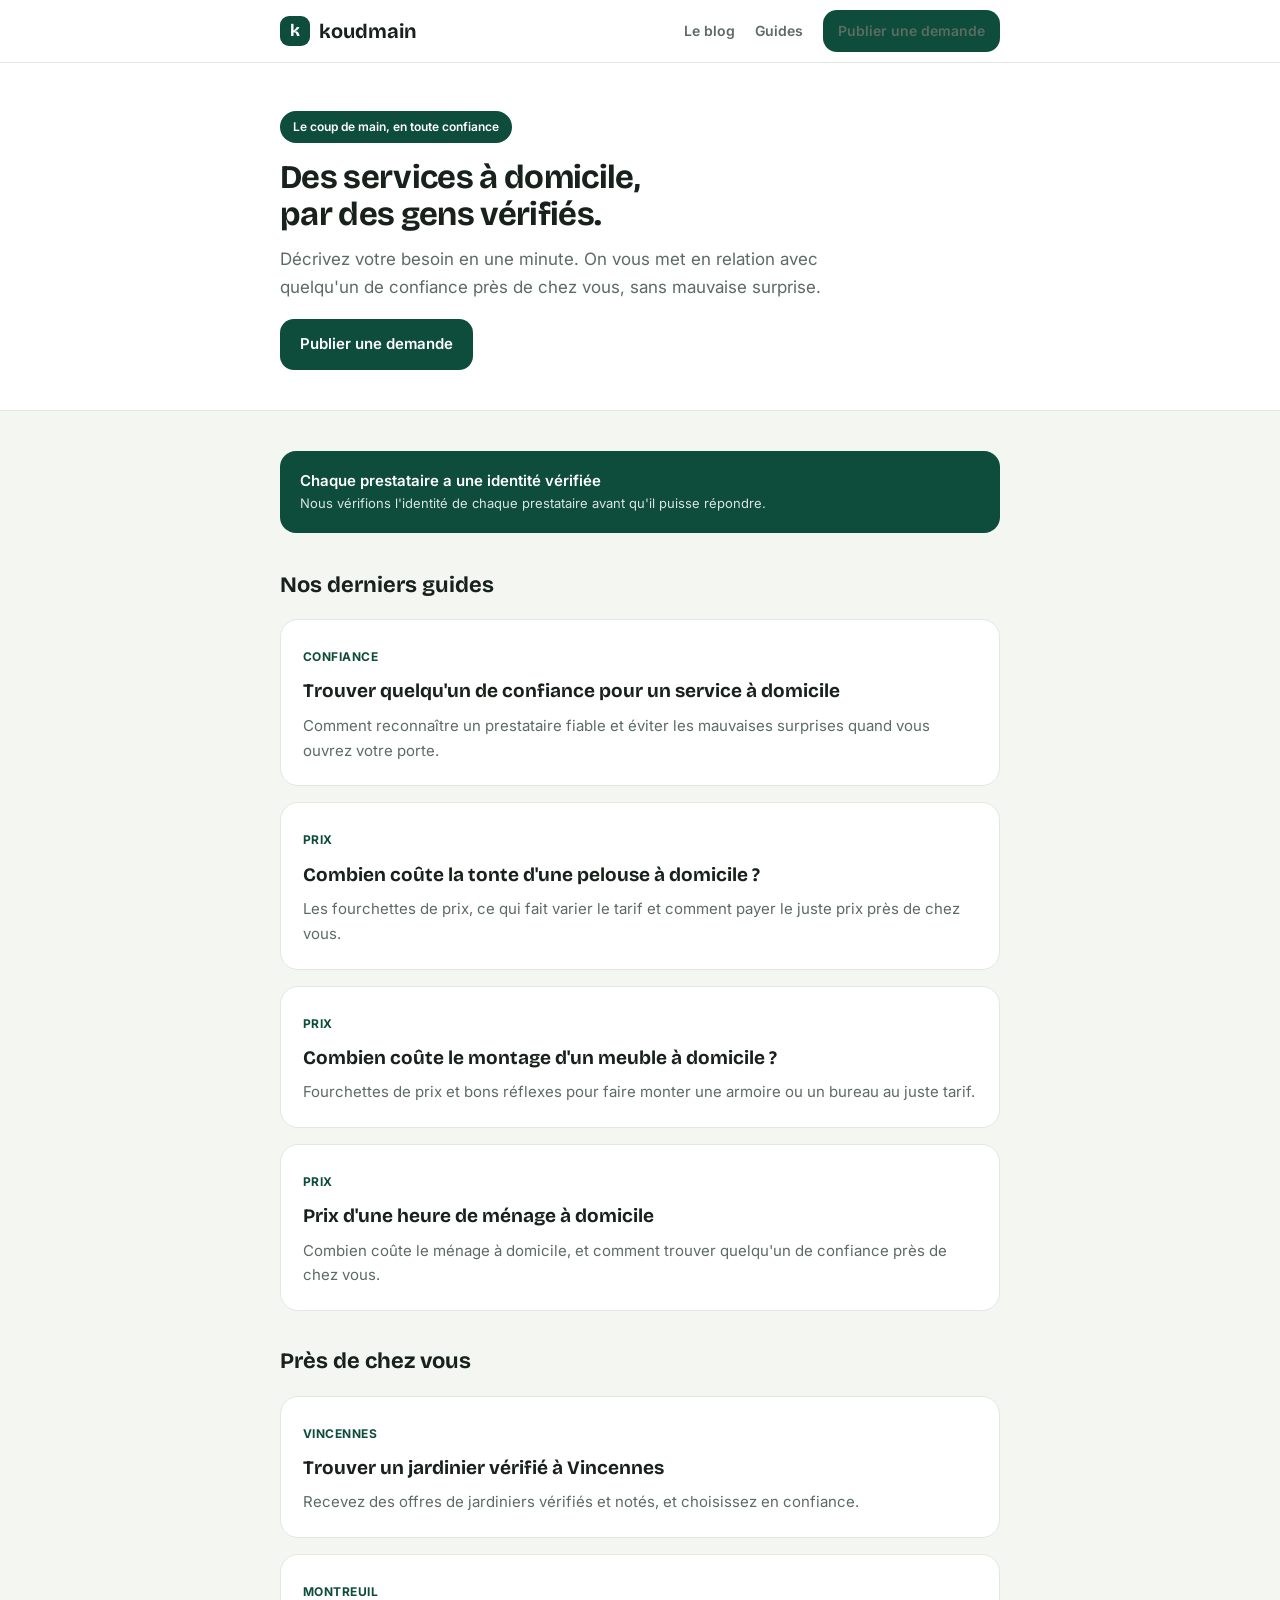
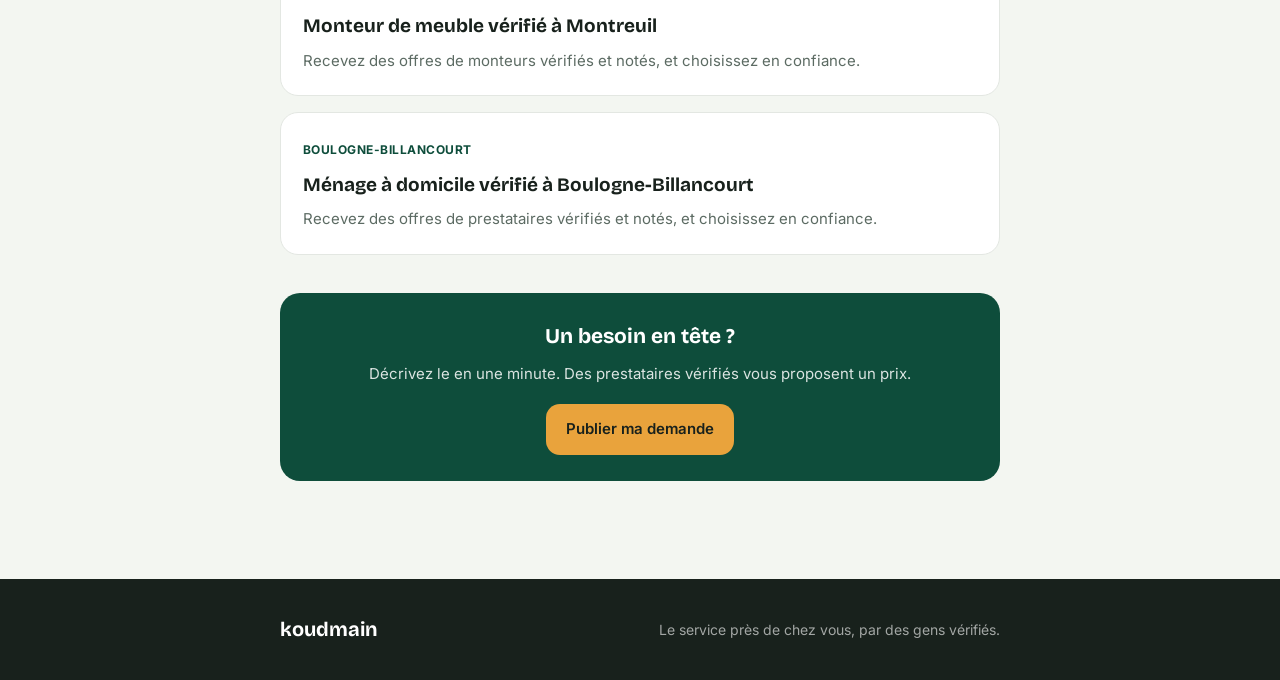
<file: index.html>
<!DOCTYPE html>
<html lang="fr">
<head>
<meta charset="utf-8">
<meta name="viewport" content="width=device-width, initial-scale=1">
<title>Koudmain, le blog des services à domicile vérifiés</title>
<meta name="description" content="Conseils, prix et bons réflexes pour trouver un prestataire vérifié près de chez vous. Publiez votre demande et recevez des offres.">
<link rel="canonical" href="https://koudmain.app/">
<meta property="og:type" content="website">
<meta property="og:title" content="Koudmain, le blog des services à domicile vérifiés">
<meta property="og:description" content="Conseils, prix et bons réflexes pour trouver un prestataire vérifié près de chez vous.">
<meta property="og:url" content="https://koudmain.app/">
<meta name="twitter:card" content="summary_large_image">
<link rel="preconnect" href="https://fonts.googleapis.com">
<link rel="preconnect" href="https://fonts.gstatic.com" crossorigin>
<link href="https://fonts.googleapis.com/css2?family=Bricolage+Grotesque:opsz,wght@12..96,600;12..96,700&family=Inter:wght@400;500;600;700&display=swap" rel="stylesheet">
<link rel="stylesheet" href="assets/style.css">
</head>
<body>
<header class="site">
  <div class="wrap">
    <a class="logo" href="index.html"><span class="mark">k</span><span class="name">koudmain</span></a>
    <nav class="nav">
      <a href="index.html">Le blog</a>
      <a href="guides/service-a-domicile-de-confiance.html">Guides</a>
      <a class="btn" href="/demande.html">Publier une demande</a>
    </nav>
  </div>
</header>

<section class="hero">
  <div class="wrap">
    <span class="pill">Le coup de main, en toute confiance</span>
    <h1 class="disp">Des services à domicile,<br>par des gens vérifiés.</h1>
    <p>Décrivez votre besoin en une minute. On vous met en relation avec quelqu'un de confiance près de chez vous, sans mauvaise surprise.</p>
    <a class="btn" href="/demande.html" style="margin-top:18px">Publier une demande</a>
  </div>
</section>

<main>
  <div class="wrap">
    <div class="trust">
      <div>
        <div class="t">Chaque prestataire a une identité vérifiée</div>
        <div class="s">Nous vérifions l'identité de chaque prestataire avant qu'il puisse répondre.</div>
      </div>
    </div>

    <h2 class="section-title" style="margin-top:34px">Nos derniers guides</h2>
    <div class="grid">
      <a class="card" href="guides/service-a-domicile-de-confiance.html">
        <span class="tag">Confiance</span>
        <h3>Trouver quelqu'un de confiance pour un service à domicile</h3>
        <p>Comment reconnaître un prestataire fiable et éviter les mauvaises surprises quand vous ouvrez votre porte.</p>
      </a>
      <a class="card" href="guides/prix-tonte-pelouse.html">
        <span class="tag">Prix</span>
        <h3>Combien coûte la tonte d'une pelouse à domicile ?</h3>
        <p>Les fourchettes de prix, ce qui fait varier le tarif et comment payer le juste prix près de chez vous.</p>
      </a>
      <a class="card" href="guides/prix-montage-meuble.html">
        <span class="tag">Prix</span>
        <h3>Combien coûte le montage d'un meuble à domicile ?</h3>
        <p>Fourchettes de prix et bons réflexes pour faire monter une armoire ou un bureau au juste tarif.</p>
      </a>
      <a class="card" href="guides/prix-menage-domicile.html">
        <span class="tag">Prix</span>
        <h3>Prix d'une heure de ménage à domicile</h3>
        <p>Combien coûte le ménage à domicile, et comment trouver quelqu'un de confiance près de chez vous.</p>
      </a>
    </div>

    <h2 class="section-title" style="margin-top:32px">Près de chez vous</h2>
    <div class="grid">
      <a class="card" href="services/vincennes/jardinier.html">
        <span class="tag">Vincennes</span>
        <h3>Trouver un jardinier vérifié à Vincennes</h3>
        <p>Recevez des offres de jardiniers vérifiés et notés, et choisissez en confiance.</p>
      </a>
      <a class="card" href="services/montreuil/montage-meuble.html">
        <span class="tag">Montreuil</span>
        <h3>Monteur de meuble vérifié à Montreuil</h3>
        <p>Recevez des offres de monteurs vérifiés et notés, et choisissez en confiance.</p>
      </a>
      <a class="card" href="services/boulogne-billancourt/menage.html">
        <span class="tag">Boulogne-Billancourt</span>
        <h3>Ménage à domicile vérifié à Boulogne-Billancourt</h3>
        <p>Recevez des offres de prestataires vérifiés et notés, et choisissez en confiance.</p>
      </a>
    </div>

    <div class="cta">
      <h3>Un besoin en tête ?</h3>
      <p>Décrivez le en une minute. Des prestataires vérifiés vous proposent un prix.</p>
      <a class="btn honey" href="/demande.html">Publier ma demande</a>
    </div>
  </div>
</main>

<footer class="site">
  <div class="wrap">
    <div><span class="logo" style="color:#fff"><span class="name">koudmain</span></span></div>
    <div class="muted">Le service près de chez vous, par des gens vérifiés.</div>
  </div>
</footer>
</body>
</html>
</file>
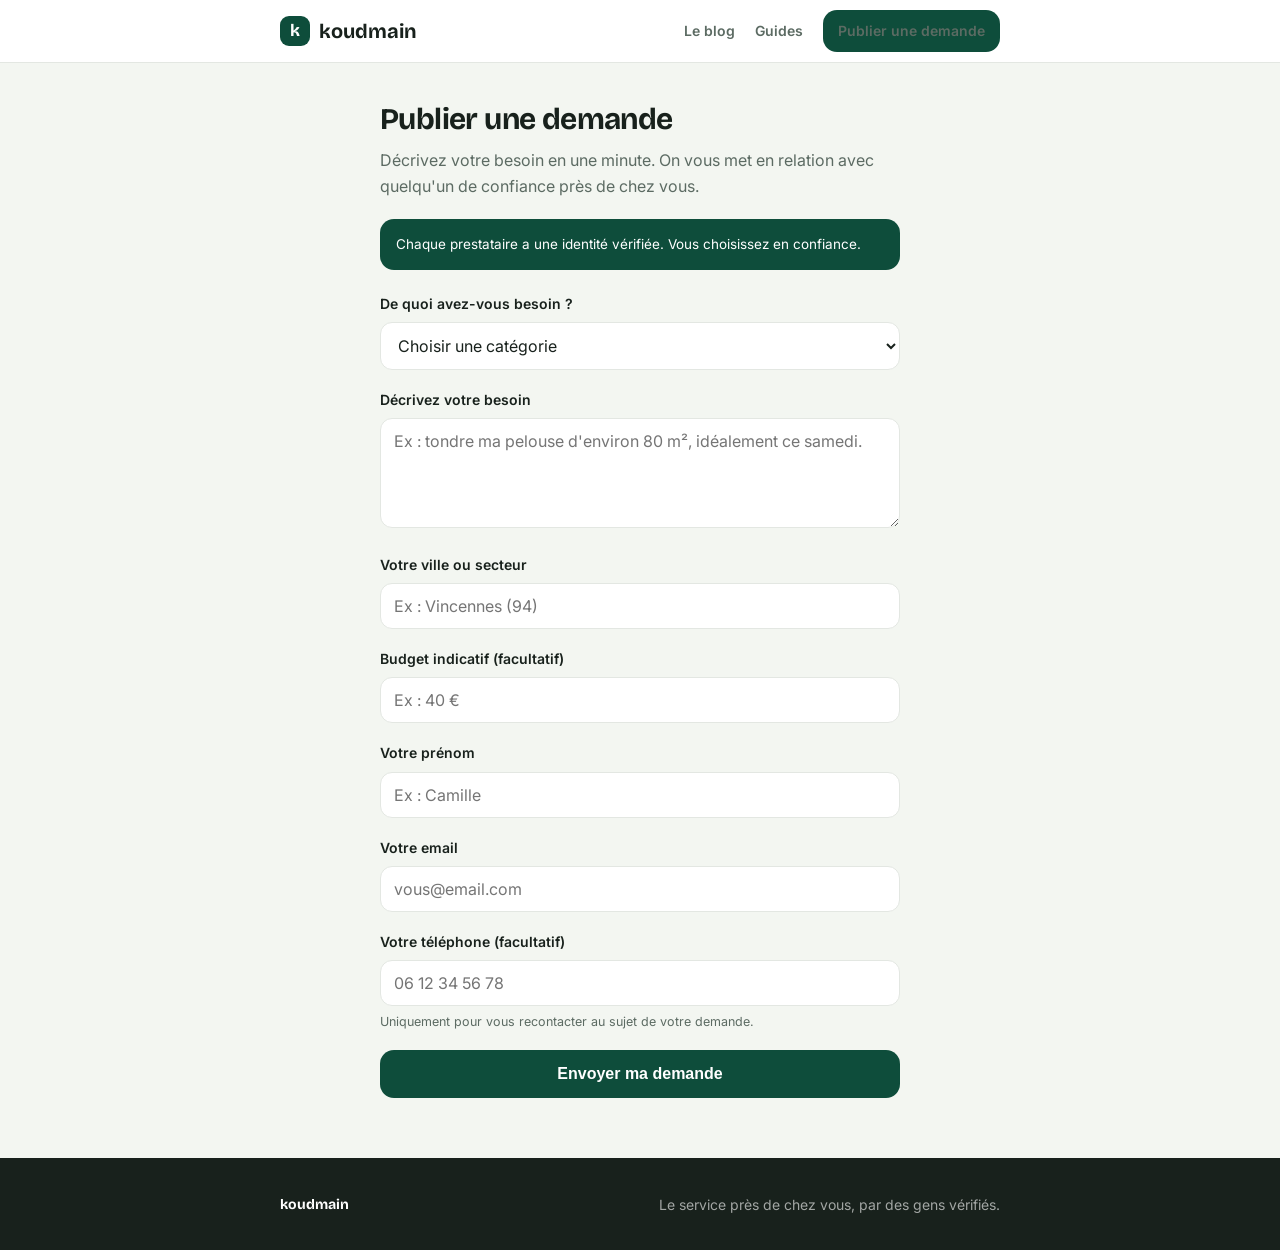
<file: demande.html>
<!DOCTYPE html>
<html lang="fr">
<head>
<meta charset="utf-8">
<meta name="viewport" content="width=device-width, initial-scale=1">
<title>Publier une demande de service près de chez vous</title>
<meta name="description" content="Décrivez votre besoin en une minute. Un coup de main de confiance près de chez vous, par des gens vérifiés.">
<link rel="canonical" href="https://koudmain.app/demande.html">
<meta property="og:type" content="website">
<meta property="og:title" content="Publier une demande de service près de chez vous">
<meta property="og:description" content="Décrivez votre besoin en une minute, on s'occupe du reste.">
<meta property="og:url" content="https://koudmain.app/demande.html">
<meta name="twitter:card" content="summary_large_image">
<link rel="preconnect" href="https://fonts.googleapis.com">
<link rel="preconnect" href="https://fonts.gstatic.com" crossorigin>
<link href="https://fonts.googleapis.com/css2?family=Bricolage+Grotesque:opsz,wght@12..96,600;12..96,700&family=Inter:wght@400;500;600;700&display=swap" rel="stylesheet">
<link rel="stylesheet" href="assets/style.css">
<style>
.form-wrap{max-width:560px}
.field{margin-bottom:18px}
.field label{display:block;font-size:14px;font-weight:600;color:var(--ink);margin-bottom:7px}
.field input,.field select,.field textarea{width:100%;border:1.5px solid var(--line);border-radius:12px;padding:12px 13px;font-size:16px;font-family:inherit;color:var(--ink);background:var(--surface);outline:none}
.field input:focus,.field select:focus,.field textarea:focus{border-color:var(--pine)}
.field textarea{min-height:110px;resize:vertical}
.field .hint{font-size:12.5px;color:var(--muted);margin-top:6px}
.submit{width:100%;background:var(--pine);color:#fff;border:none;border-radius:14px;padding:15px;font-size:16px;font-weight:600;cursor:pointer}
.submit:hover{filter:brightness(1.05)}
.hp{position:absolute;left:-9999px}
.reassure{display:flex;gap:10px;align-items:center;background:var(--pine);color:#fff;border-radius:14px;padding:14px 16px;margin-bottom:22px;font-size:13.5px}
</style>
</head>
<body>
<header class="site">
<div class="wrap">
<a class="logo" href="index.html"><span class="mark">k</span><span class="name">koudmain</span></a>
<nav class="nav">
<a href="index.html">Le blog</a>
<a href="guides/service-a-domicile-de-confiance.html">Guides</a>
<a class="btn" href="/demande.html">Publier une demande</a>
</nav>
</div>
</header>

<main>
<div class="wrap form-wrap">
<h1 class="disp" style="font-size:30px;margin:6px 0 10px">Publier une demande</h1>
<p style="color:var(--muted);font-size:16px;margin:0 0 20px">Décrivez votre besoin en une minute. On vous met en relation avec quelqu'un de confiance près de chez vous.</p>

<div class="reassure"><span>Chaque prestataire a une identité vérifiée. Vous choisissez en confiance.</span></div>

<form id="demandeForm" name="demande" method="POST" action="/merci.html" data-netlify="true" netlify-honeypot="bot-field">
<input type="hidden" name="form-name" value="demande">
<p class="hp"><label>Ne pas remplir : <input name="bot-field"></label></p>

<div class="field">
<label for="categorie">De quoi avez-vous besoin ?</label>
<select id="categorie" name="categorie" required>
<option value="">Choisir une catégorie</option>
<option>Jardinage</option>
<option>Bricolage</option>
<option>Ménage</option>
<option>Déménagement</option>
<option>Réparation</option>
<option>Entretien auto</option>
<option>Ongles et soins</option>
<option>Autre</option>
</select>
</div>

<div class="field">
<label for="description">Décrivez votre besoin</label>
<textarea id="description" name="description" placeholder="Ex : tondre ma pelouse d'environ 80 m², idéalement ce samedi." required></textarea>
</div>

<div class="field">
<label for="ville">Votre ville ou secteur</label>
<input id="ville" name="ville" type="text" placeholder="Ex : Vincennes (94)" required>
</div>

<div class="field">
<label for="budget">Budget indicatif (facultatif)</label>
<input id="budget" name="budget" type="text" placeholder="Ex : 40 €">
</div>

<div class="field">
<label for="prenom">Votre prénom</label>
<input id="prenom" name="prenom" type="text" placeholder="Ex : Camille" required>
</div>

<div class="field">
<label for="email">Votre email</label>
<input id="email" name="email" type="email" placeholder="vous@email.com" required>
</div>

<div class="field">
<label for="telephone">Votre téléphone (facultatif)</label>
<input id="telephone" name="telephone" type="tel" placeholder="06 12 34 56 78">
<div class="hint">Uniquement pour vous recontacter au sujet de votre demande.</div>
</div>

<button type="submit" class="submit">Envoyer ma demande</button>
</form>
</div>
</main>

<footer class="site">
<div class="wrap">
<div><span class="name" style="font-family:'Bricolage Grotesque',sans-serif;font-weight:700">koudmain</span></div>
<div class="muted">Le service près de chez vous, par des gens vérifiés.</div>
</div>
</footer>
<script>
const SUPABASE_URL = "https://ymbxmfgqzuewdhsrrbsn.supabase.co";
const SUPABASE_KEY = "sb_publishable_Pkk9pCdw4UJhiBHwoPYCZQ_VsHzaiqT";
const kdForm = document.getElementById("demandeForm");
kdForm.addEventListener("submit", async function (e) {
  e.preventDefault();
  const btn = kdForm.querySelector("button[type=submit]");
  if (btn) { btn.disabled = true; btn.textContent = "Envoi en cours..."; }
  const d = Object.fromEntries(new FormData(kdForm).entries());
  const demande = { categorie: d.categorie || null, description: d.description || null, ville: d.ville || null, budget: d.budget || null, prenom: d.prenom || null, email: d.email || null, telephone: d.telephone || null, source: "site" };
  try {
    await fetch(SUPABASE_URL + "/rest/v1/demandes", { method: "POST", headers: { "apikey": SUPABASE_KEY, "Content-Type": "application/json", "Prefer": "return=minimal" }, body: JSON.stringify(demande) });
  } catch (err) {}
  try {
    const enc = new URLSearchParams(new FormData(kdForm)).toString();
    await fetch("/", { method: "POST", headers: { "Content-Type": "application/x-www-form-urlencoded" }, body: enc });
  } catch (err) {}
  window.location.href = "/merci.html";
});
</script>
</body>
</html>
</file>
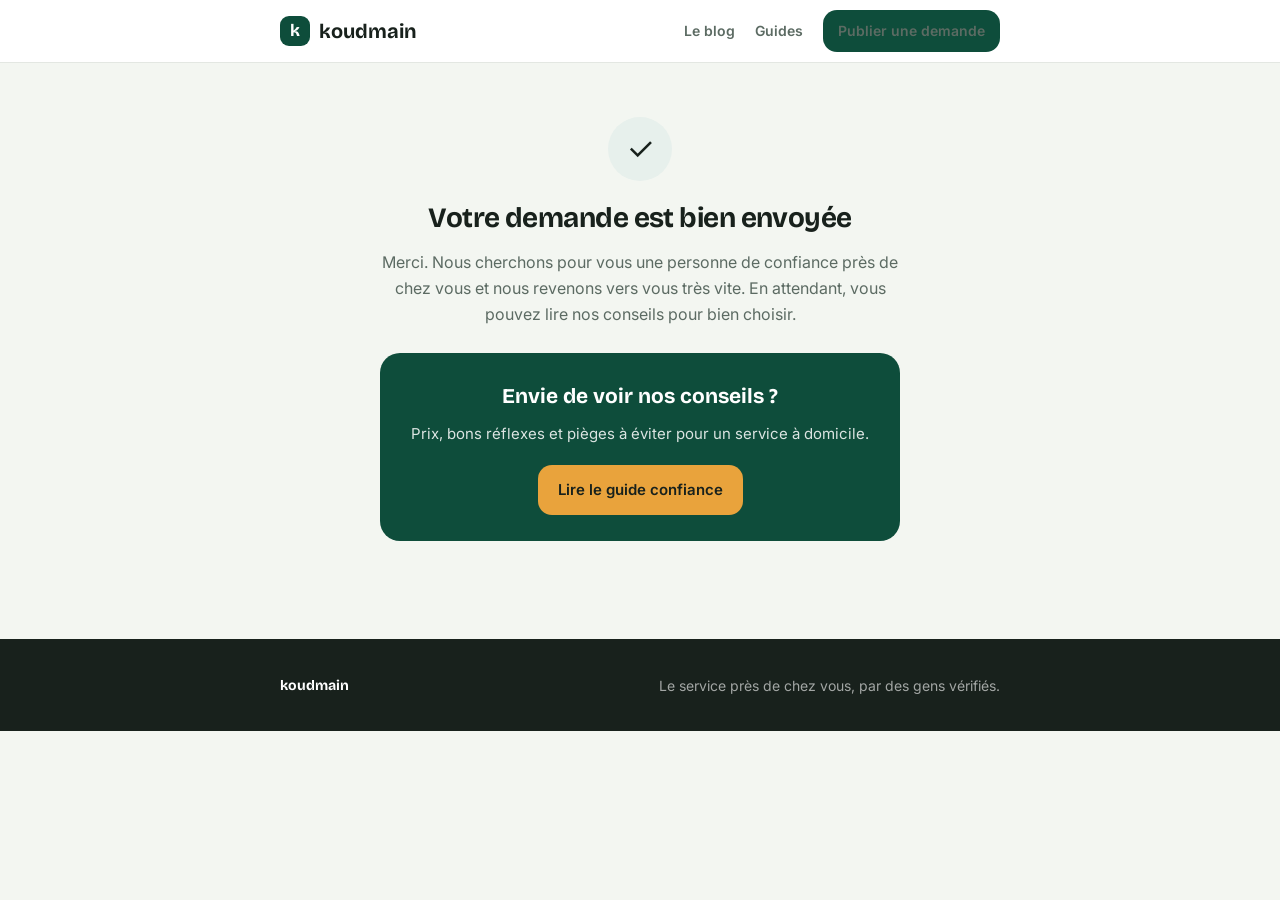
<file: merci.html>
<!DOCTYPE html>
<html lang="fr">
<head>
<meta charset="utf-8">
<meta name="viewport" content="width=device-width, initial-scale=1">
<title>Merci, votre demande est envoyée</title>
<meta name="robots" content="noindex">
<link rel="preconnect" href="https://fonts.googleapis.com">
<link rel="preconnect" href="https://fonts.gstatic.com" crossorigin>
<link href="https://fonts.googleapis.com/css2?family=Bricolage+Grotesque:opsz,wght@12..96,600;12..96,700&family=Inter:wght@400;500;600;700&display=swap" rel="stylesheet">
<link rel="stylesheet" href="assets/style.css">
</head>
<body>
<header class="site">
<div class="wrap">
<a class="logo" href="index.html"><span class="mark">k</span><span class="name">koudmain</span></a>
<nav class="nav">
<a href="index.html">Le blog</a>
<a href="guides/service-a-domicile-de-confiance.html">Guides</a>
<a class="btn" href="/demande.html">Publier une demande</a>
</nav>
</div>
</header>

<main>
<div class="wrap" style="max-width:560px;text-align:center;padding-top:20px">
<div style="width:64px;height:64px;border-radius:999px;background:var(--pineSoft,#E7F0EC);display:inline-flex;align-items:center;justify-content:center;margin-bottom:16px">
<span style="font-size:32px">✓</span>
</div>
<h1 class="disp" style="font-size:28px;margin:6px 0 12px">Votre demande est bien envoyée</h1>
<p style="color:var(--muted);font-size:16px;line-height:1.6">Merci. Nous cherchons pour vous une personne de confiance près de chez vous et nous revenons vers vous très vite. En attendant, vous pouvez lire nos conseils pour bien choisir.</p>
<div class="cta" style="margin-top:26px">
<h3>Envie de voir nos conseils ?</h3>
<p>Prix, bons réflexes et pièges à éviter pour un service à domicile.</p>
<a class="btn honey" href="guides/service-a-domicile-de-confiance.html">Lire le guide confiance</a>
</div>
</div>
</main>

<footer class="site">
<div class="wrap">
<div><span class="name" style="font-family:'Bricolage Grotesque',sans-serif;font-weight:700">koudmain</span></div>
<div class="muted">Le service près de chez vous, par des gens vérifiés.</div>
</div>
</footer>
</body>
</html>
</file>
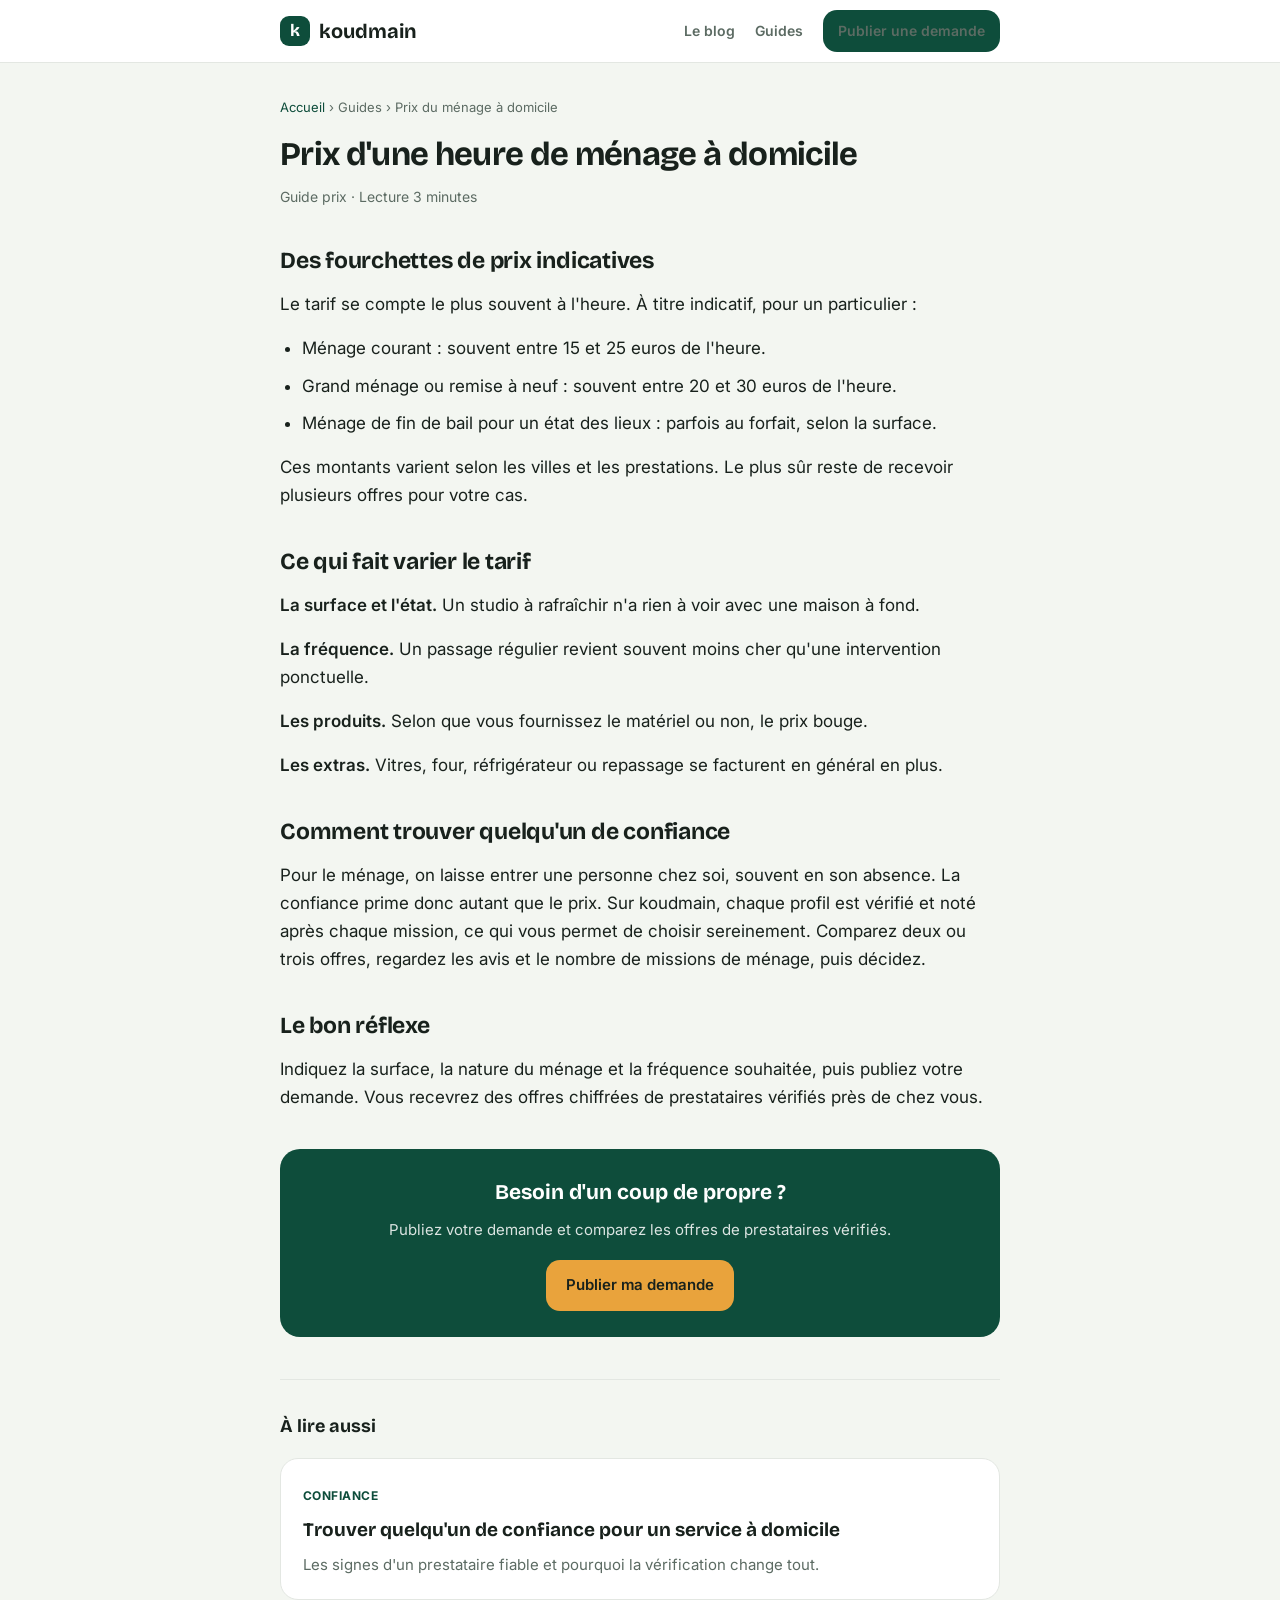
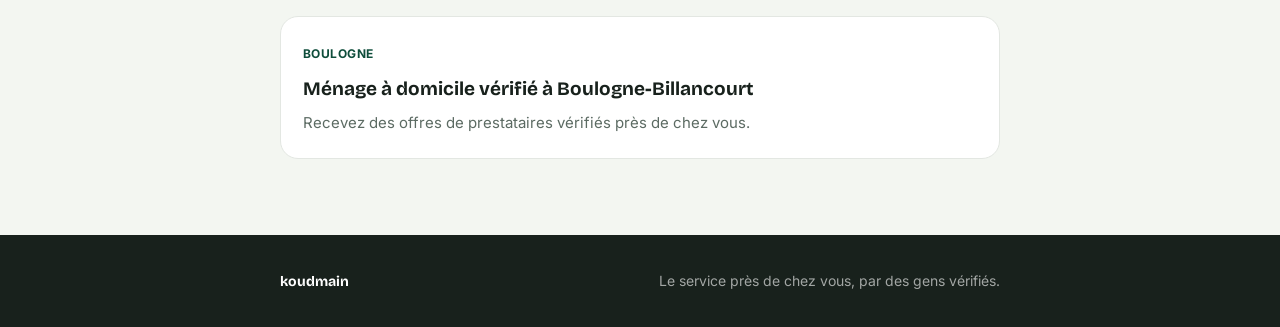
<file: guides/prix-menage-domicile.html>
<!DOCTYPE html>
<html lang="fr">
<head>
<meta charset="utf-8">
<meta name="viewport" content="width=device-width, initial-scale=1">
<title>Prix d'une heure de ménage à domicile en 2026</title>
<meta name="description" content="Combien coûte une heure de ménage à domicile ? Fourchettes de prix, ce qui fait varier le tarif et comment trouver quelqu'un de confiance près de chez vous.">
<link rel="canonical" href="https://koudmain.app/guides/prix-menage-domicile.html">
<meta property="og:type" content="article">
<meta property="og:title" content="Prix d'une heure de ménage à domicile en 2026">
<meta property="og:description" content="Fourchettes de prix pour le ménage à domicile et comment trouver quelqu'un de confiance.">
<meta property="og:url" content="https://koudmain.app/guides/prix-menage-domicile.html">
<meta name="twitter:card" content="summary_large_image">
<link rel="preconnect" href="https://fonts.googleapis.com">
<link rel="preconnect" href="https://fonts.gstatic.com" crossorigin>
<link href="https://fonts.googleapis.com/css2?family=Bricolage+Grotesque:opsz,wght@12..96,600;12..96,700&family=Inter:wght@400;500;600;700&display=swap" rel="stylesheet">
<link rel="stylesheet" href="../assets/style.css">
<script type="application/ld+json">
{"@context":"https://schema.org","@type":"Article","headline":"Prix d'une heure de ménage à domicile","description":"Fourchettes de prix pour le ménage à domicile et comment trouver quelqu'un de confiance.","author":{"@type":"Organization","name":"koudmain"},"publisher":{"@type":"Organization","name":"koudmain"},"inLanguage":"fr","mainEntityOfPage":"https://koudmain.app/guides/prix-menage-domicile.html"}
</script>
</head>
<body>
<header class="site">
  <div class="wrap">
    <a class="logo" href="../index.html"><span class="mark">k</span><span class="name">koudmain</span></a>
    <nav class="nav">
      <a href="../index.html">Le blog</a>
      <a href="service-a-domicile-de-confiance.html">Guides</a>
      <a class="btn" href="/demande.html">Publier une demande</a>
    </nav>
  </div>
</header>

<main>
  <div class="wrap">
    <div class="crumb"><a href="../index.html">Accueil</a> › Guides › Prix du ménage à domicile</div>
    <article>
      <h1 class="disp">Prix d'une heure de ménage à domicile</h1>
      <p class="meta">Guide prix · Lecture 3 minutes</p>

      <h2>Des fourchettes de prix indicatives</h2>
      <p>Le tarif se compte le plus souvent à l'heure. À titre indicatif, pour un particulier :</p>
      <ul>
        <li>Ménage courant : souvent entre 15 et 25 euros de l'heure.</li>
        <li>Grand ménage ou remise à neuf : souvent entre 20 et 30 euros de l'heure.</li>
        <li>Ménage de fin de bail pour un état des lieux : parfois au forfait, selon la surface.</li>
      </ul>
      <p>Ces montants varient selon les villes et les prestations. Le plus sûr reste de recevoir plusieurs offres pour votre cas.</p>

      <h2>Ce qui fait varier le tarif</h2>
      <p><strong>La surface et l'état.</strong> Un studio à rafraîchir n'a rien à voir avec une maison à fond.</p>
      <p><strong>La fréquence.</strong> Un passage régulier revient souvent moins cher qu'une intervention ponctuelle.</p>
      <p><strong>Les produits.</strong> Selon que vous fournissez le matériel ou non, le prix bouge.</p>
      <p><strong>Les extras.</strong> Vitres, four, réfrigérateur ou repassage se facturent en général en plus.</p>

      <h2>Comment trouver quelqu'un de confiance</h2>
      <p>Pour le ménage, on laisse entrer une personne chez soi, souvent en son absence. La confiance prime donc autant que le prix. Sur koudmain, chaque profil est vérifié et noté après chaque mission, ce qui vous permet de choisir sereinement. Comparez deux ou trois offres, regardez les avis et le nombre de missions de ménage, puis décidez.</p>

      <h2>Le bon réflexe</h2>
      <p>Indiquez la surface, la nature du ménage et la fréquence souhaitée, puis publiez votre demande. Vous recevrez des offres chiffrées de prestataires vérifiés près de chez vous.</p>

      <div class="cta">
        <h3>Besoin d'un coup de propre ?</h3>
        <p>Publiez votre demande et comparez les offres de prestataires vérifiés.</p>
        <a class="btn honey" href="/demande.html">Publier ma demande</a>
      </div>

      <div class="related">
        <div class="section-title">À lire aussi</div>
        <a class="card" href="service-a-domicile-de-confiance.html"><span class="tag">Confiance</span><h3>Trouver quelqu'un de confiance pour un service à domicile</h3><p>Les signes d'un prestataire fiable et pourquoi la vérification change tout.</p></a>
        <a class="card" href="../services/boulogne-billancourt/menage.html"><span class="tag">Boulogne</span><h3>Ménage à domicile vérifié à Boulogne-Billancourt</h3><p>Recevez des offres de prestataires vérifiés près de chez vous.</p></a>
      </div>
    </article>
  </div>
</main>

<footer class="site">
  <div class="wrap">
    <div><span class="name" style="font-family:'Bricolage Grotesque',sans-serif;font-weight:700">koudmain</span></div>
    <div class="muted">Le service près de chez vous, par des gens vérifiés.</div>
  </div>
</footer>
</body>
</html>
</file>
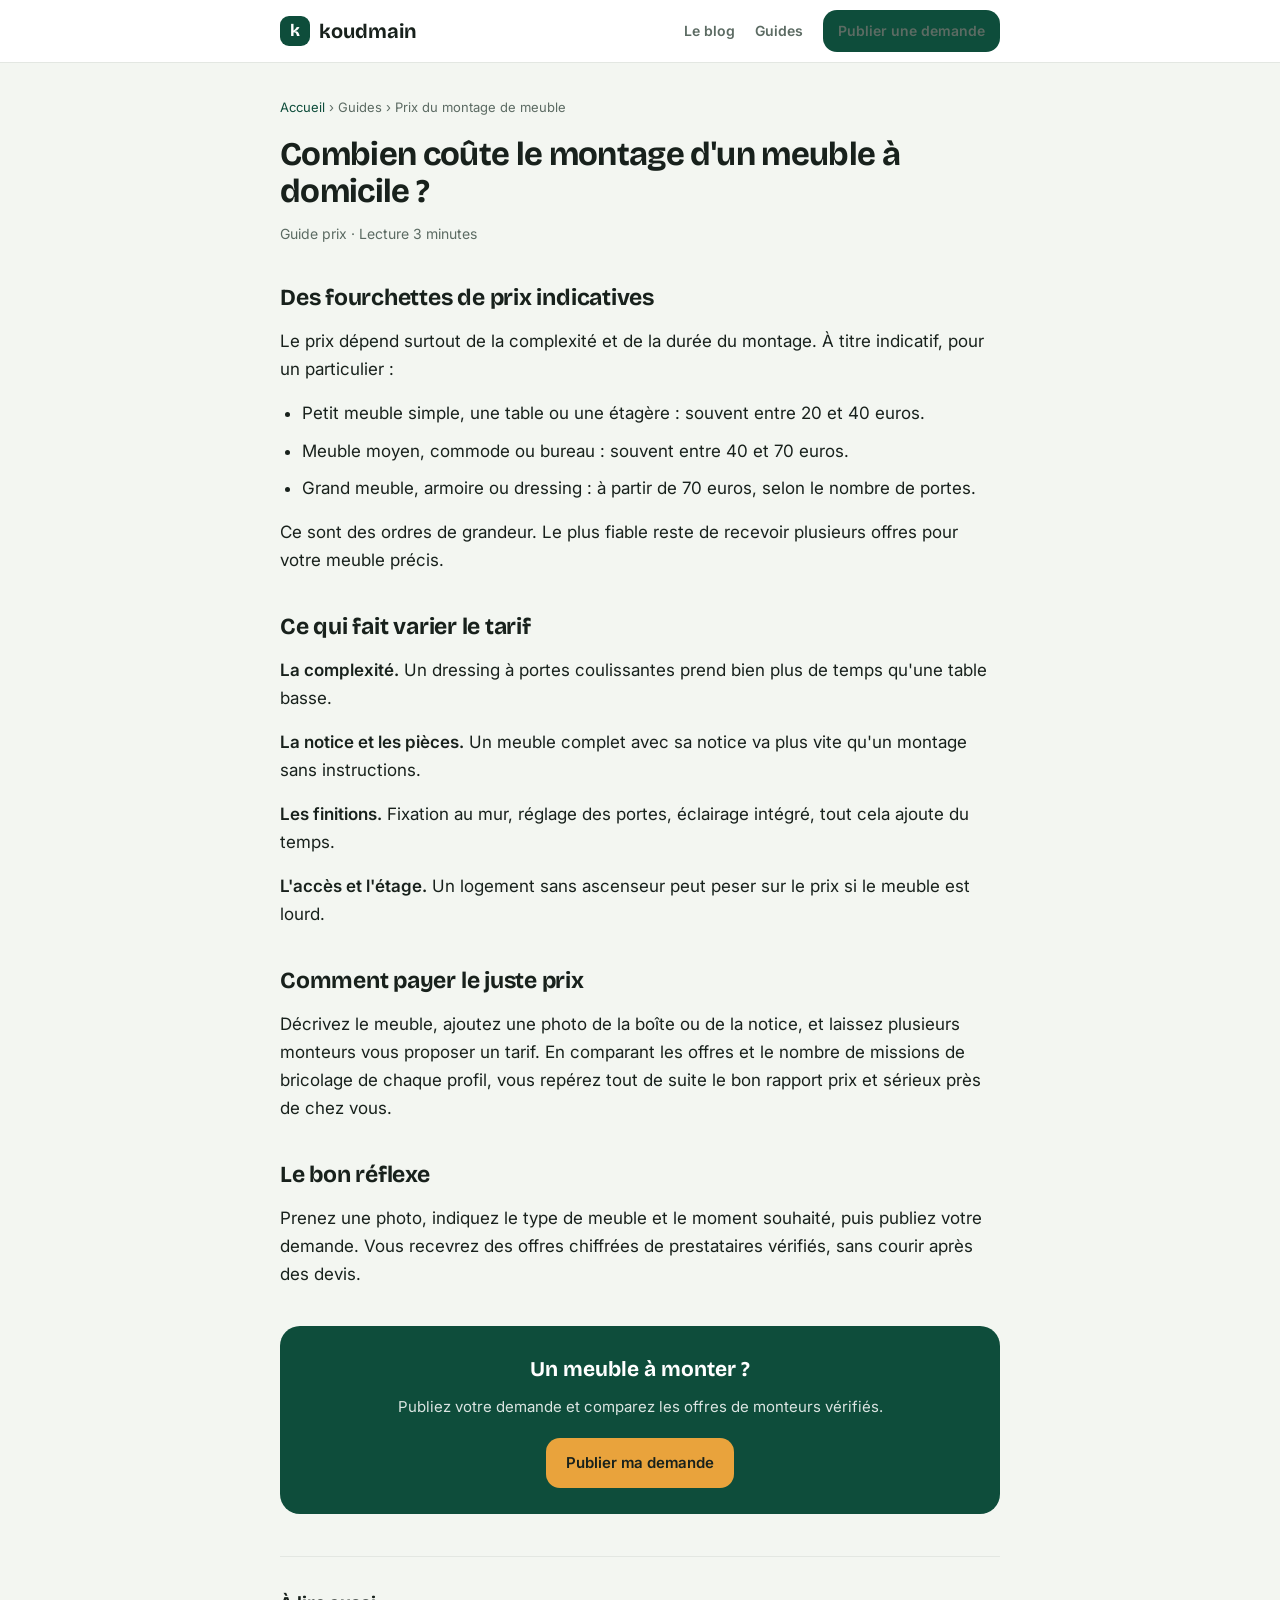
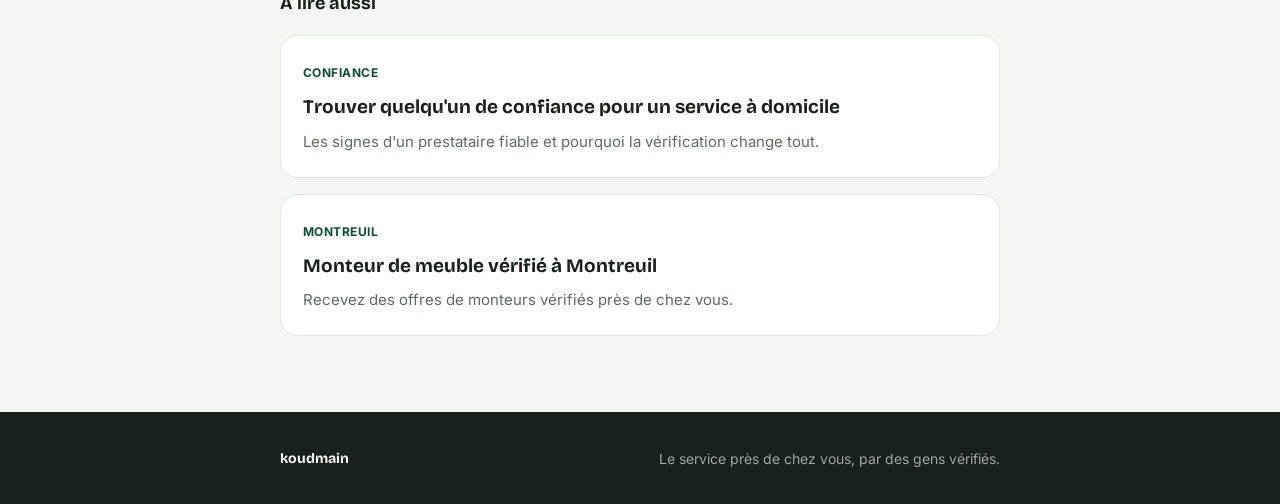
<file: guides/prix-montage-meuble.html>
<!DOCTYPE html>
<html lang="fr">
<head>
<meta charset="utf-8">
<meta name="viewport" content="width=device-width, initial-scale=1">
<title>Prix du montage d'un meuble à domicile en 2026</title>
<meta name="description" content="Combien coûte le montage d'un meuble à domicile ? Fourchettes de prix, ce qui fait varier le tarif et comment payer le juste prix près de chez vous.">
<link rel="canonical" href="https://koudmain.app/guides/prix-montage-meuble.html">
<meta property="og:type" content="article">
<meta property="og:title" content="Prix du montage d'un meuble à domicile en 2026">
<meta property="og:description" content="Fourchettes de prix pour faire monter un meuble et comment payer le juste prix.">
<meta property="og:url" content="https://koudmain.app/guides/prix-montage-meuble.html">
<meta name="twitter:card" content="summary_large_image">
<link rel="preconnect" href="https://fonts.googleapis.com">
<link rel="preconnect" href="https://fonts.gstatic.com" crossorigin>
<link href="https://fonts.googleapis.com/css2?family=Bricolage+Grotesque:opsz,wght@12..96,600;12..96,700&family=Inter:wght@400;500;600;700&display=swap" rel="stylesheet">
<link rel="stylesheet" href="../assets/style.css">
<script type="application/ld+json">
{"@context":"https://schema.org","@type":"Article","headline":"Combien coûte le montage d'un meuble à domicile ?","description":"Fourchettes de prix pour faire monter un meuble et comment payer le juste prix.","author":{"@type":"Organization","name":"koudmain"},"publisher":{"@type":"Organization","name":"koudmain"},"inLanguage":"fr","mainEntityOfPage":"https://koudmain.app/guides/prix-montage-meuble.html"}
</script>
</head>
<body>
<header class="site">
  <div class="wrap">
    <a class="logo" href="../index.html"><span class="mark">k</span><span class="name">koudmain</span></a>
    <nav class="nav">
      <a href="../index.html">Le blog</a>
      <a href="service-a-domicile-de-confiance.html">Guides</a>
      <a class="btn" href="/demande.html">Publier une demande</a>
    </nav>
  </div>
</header>

<main>
  <div class="wrap">
    <div class="crumb"><a href="../index.html">Accueil</a> › Guides › Prix du montage de meuble</div>
    <article>
      <h1 class="disp">Combien coûte le montage d'un meuble à domicile ?</h1>
      <p class="meta">Guide prix · Lecture 3 minutes</p>

      <h2>Des fourchettes de prix indicatives</h2>
      <p>Le prix dépend surtout de la complexité et de la durée du montage. À titre indicatif, pour un particulier :</p>
      <ul>
        <li>Petit meuble simple, une table ou une étagère : souvent entre 20 et 40 euros.</li>
        <li>Meuble moyen, commode ou bureau : souvent entre 40 et 70 euros.</li>
        <li>Grand meuble, armoire ou dressing : à partir de 70 euros, selon le nombre de portes.</li>
      </ul>
      <p>Ce sont des ordres de grandeur. Le plus fiable reste de recevoir plusieurs offres pour votre meuble précis.</p>

      <h2>Ce qui fait varier le tarif</h2>
      <p><strong>La complexité.</strong> Un dressing à portes coulissantes prend bien plus de temps qu'une table basse.</p>
      <p><strong>La notice et les pièces.</strong> Un meuble complet avec sa notice va plus vite qu'un montage sans instructions.</p>
      <p><strong>Les finitions.</strong> Fixation au mur, réglage des portes, éclairage intégré, tout cela ajoute du temps.</p>
      <p><strong>L'accès et l'étage.</strong> Un logement sans ascenseur peut peser sur le prix si le meuble est lourd.</p>

      <h2>Comment payer le juste prix</h2>
      <p>Décrivez le meuble, ajoutez une photo de la boîte ou de la notice, et laissez plusieurs monteurs vous proposer un tarif. En comparant les offres et le nombre de missions de bricolage de chaque profil, vous repérez tout de suite le bon rapport prix et sérieux près de chez vous.</p>

      <h2>Le bon réflexe</h2>
      <p>Prenez une photo, indiquez le type de meuble et le moment souhaité, puis publiez votre demande. Vous recevrez des offres chiffrées de prestataires vérifiés, sans courir après des devis.</p>

      <div class="cta">
        <h3>Un meuble à monter ?</h3>
        <p>Publiez votre demande et comparez les offres de monteurs vérifiés.</p>
        <a class="btn honey" href="/demande.html">Publier ma demande</a>
      </div>

      <div class="related">
        <div class="section-title">À lire aussi</div>
        <a class="card" href="service-a-domicile-de-confiance.html"><span class="tag">Confiance</span><h3>Trouver quelqu'un de confiance pour un service à domicile</h3><p>Les signes d'un prestataire fiable et pourquoi la vérification change tout.</p></a>
        <a class="card" href="../services/montreuil/montage-meuble.html"><span class="tag">Montreuil</span><h3>Monteur de meuble vérifié à Montreuil</h3><p>Recevez des offres de monteurs vérifiés près de chez vous.</p></a>
      </div>
    </article>
  </div>
</main>

<footer class="site">
  <div class="wrap">
    <div><span class="name" style="font-family:'Bricolage Grotesque',sans-serif;font-weight:700">koudmain</span></div>
    <div class="muted">Le service près de chez vous, par des gens vérifiés.</div>
  </div>
</footer>
</body>
</html>
</file>
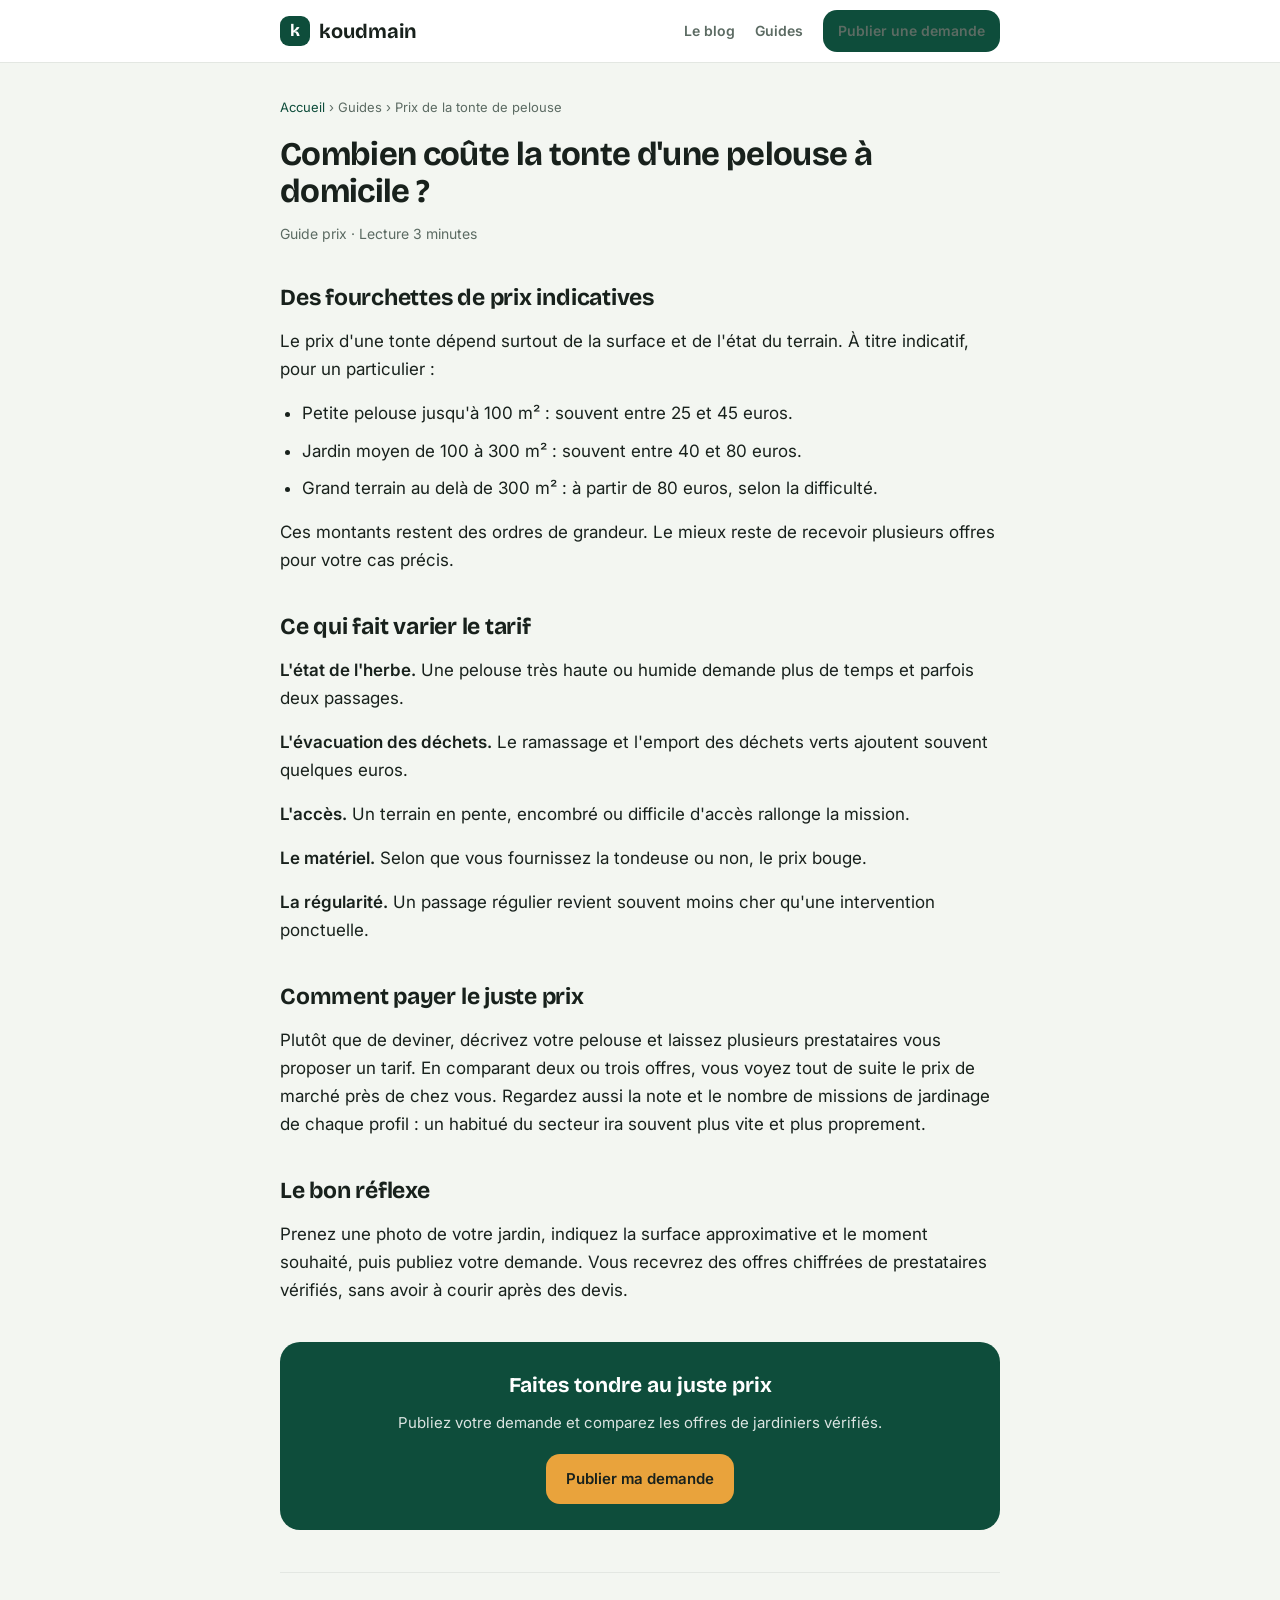
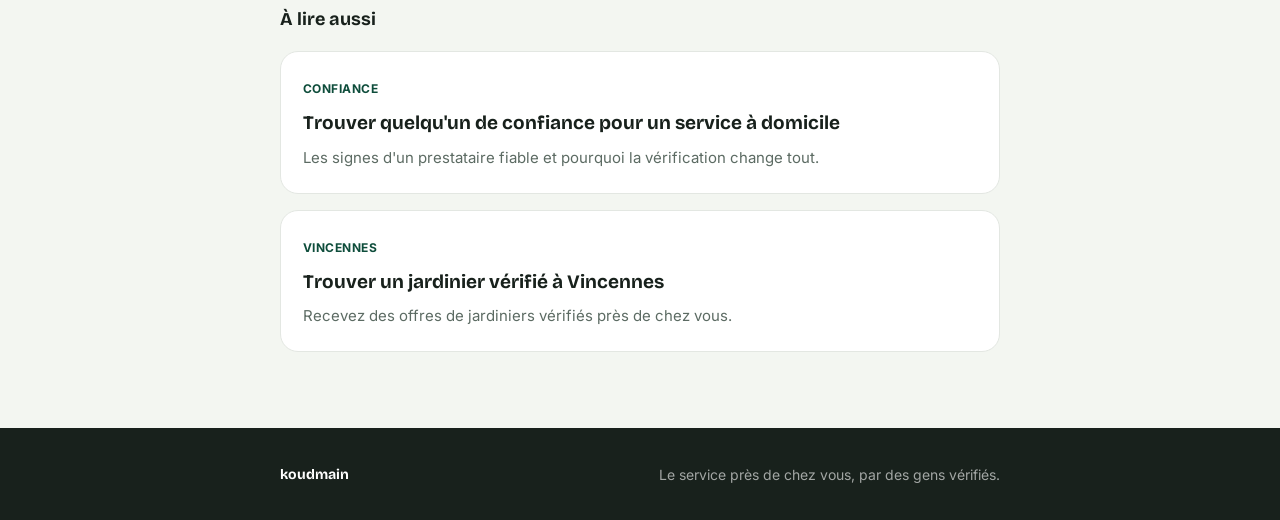
<file: guides/prix-tonte-pelouse.html>
<!DOCTYPE html>
<html lang="fr">
<head>
<meta charset="utf-8">
<meta name="viewport" content="width=device-width, initial-scale=1">
<title>Prix d'une tonte de pelouse à domicile en 2026</title>
<meta name="description" content="Fourchettes de prix pour faire tondre sa pelouse, ce qui fait varier le tarif et comment payer le juste prix près de chez vous.">
<link rel="canonical" href="https://koudmain.app/guides/prix-tonte-pelouse.html">
<meta property="og:type" content="article">
<meta property="og:title" content="Prix d'une tonte de pelouse à domicile en 2026">
<meta property="og:description" content="Fourchettes de prix, ce qui fait varier le tarif et comment payer le juste prix.">
<meta property="og:url" content="https://koudmain.app/guides/prix-tonte-pelouse.html">
<meta name="twitter:card" content="summary_large_image">
<link rel="preconnect" href="https://fonts.googleapis.com">
<link rel="preconnect" href="https://fonts.gstatic.com" crossorigin>
<link href="https://fonts.googleapis.com/css2?family=Bricolage+Grotesque:opsz,wght@12..96,600;12..96,700&family=Inter:wght@400;500;600;700&display=swap" rel="stylesheet">
<link rel="stylesheet" href="../assets/style.css">
<script type="application/ld+json">
{"@context":"https://schema.org","@type":"Article","headline":"Combien coûte la tonte d'une pelouse à domicile ?","description":"Fourchettes de prix, ce qui fait varier le tarif et comment payer le juste prix.","author":{"@type":"Organization","name":"koudmain"},"publisher":{"@type":"Organization","name":"koudmain"},"inLanguage":"fr","mainEntityOfPage":"https://koudmain.app/guides/prix-tonte-pelouse.html"}
</script>
</head>
<body>
<header class="site">
  <div class="wrap">
    <a class="logo" href="../index.html"><span class="mark">k</span><span class="name">koudmain</span></a>
    <nav class="nav">
      <a href="../index.html">Le blog</a>
      <a href="service-a-domicile-de-confiance.html">Guides</a>
      <a class="btn" href="/demande.html">Publier une demande</a>
    </nav>
  </div>
</header>

<main>
  <div class="wrap">
    <div class="crumb"><a href="../index.html">Accueil</a> › Guides › Prix de la tonte de pelouse</div>
    <article>
      <h1 class="disp">Combien coûte la tonte d'une pelouse à domicile ?</h1>
      <p class="meta">Guide prix · Lecture 3 minutes</p>

      <h2>Des fourchettes de prix indicatives</h2>
      <p>Le prix d'une tonte dépend surtout de la surface et de l'état du terrain. À titre indicatif, pour un particulier :</p>
      <ul>
        <li>Petite pelouse jusqu'à 100 m² : souvent entre 25 et 45 euros.</li>
        <li>Jardin moyen de 100 à 300 m² : souvent entre 40 et 80 euros.</li>
        <li>Grand terrain au delà de 300 m² : à partir de 80 euros, selon la difficulté.</li>
      </ul>
      <p>Ces montants restent des ordres de grandeur. Le mieux reste de recevoir plusieurs offres pour votre cas précis.</p>

      <h2>Ce qui fait varier le tarif</h2>
      <p><strong>L'état de l'herbe.</strong> Une pelouse très haute ou humide demande plus de temps et parfois deux passages.</p>
      <p><strong>L'évacuation des déchets.</strong> Le ramassage et l'emport des déchets verts ajoutent souvent quelques euros.</p>
      <p><strong>L'accès.</strong> Un terrain en pente, encombré ou difficile d'accès rallonge la mission.</p>
      <p><strong>Le matériel.</strong> Selon que vous fournissez la tondeuse ou non, le prix bouge.</p>
      <p><strong>La régularité.</strong> Un passage régulier revient souvent moins cher qu'une intervention ponctuelle.</p>

      <h2>Comment payer le juste prix</h2>
      <p>Plutôt que de deviner, décrivez votre pelouse et laissez plusieurs prestataires vous proposer un tarif. En comparant deux ou trois offres, vous voyez tout de suite le prix de marché près de chez vous. Regardez aussi la note et le nombre de missions de jardinage de chaque profil : un habitué du secteur ira souvent plus vite et plus proprement.</p>

      <h2>Le bon réflexe</h2>
      <p>Prenez une photo de votre jardin, indiquez la surface approximative et le moment souhaité, puis publiez votre demande. Vous recevrez des offres chiffrées de prestataires vérifiés, sans avoir à courir après des devis.</p>

      <div class="cta">
        <h3>Faites tondre au juste prix</h3>
        <p>Publiez votre demande et comparez les offres de jardiniers vérifiés.</p>
        <a class="btn honey" href="/demande.html">Publier ma demande</a>
      </div>

      <div class="related">
        <div class="section-title">À lire aussi</div>
        <a class="card" href="service-a-domicile-de-confiance.html"><span class="tag">Confiance</span><h3>Trouver quelqu'un de confiance pour un service à domicile</h3><p>Les signes d'un prestataire fiable et pourquoi la vérification change tout.</p></a>
        <a class="card" href="../services/vincennes/jardinier.html"><span class="tag">Vincennes</span><h3>Trouver un jardinier vérifié à Vincennes</h3><p>Recevez des offres de jardiniers vérifiés près de chez vous.</p></a>
      </div>
    </article>
  </div>
</main>

<footer class="site">
  <div class="wrap">
    <div><span class="name" style="font-family:'Bricolage Grotesque',sans-serif;font-weight:700">koudmain</span></div>
    <div class="muted">Le service près de chez vous, par des gens vérifiés.</div>
  </div>
</footer>
</body>
</html>
</file>
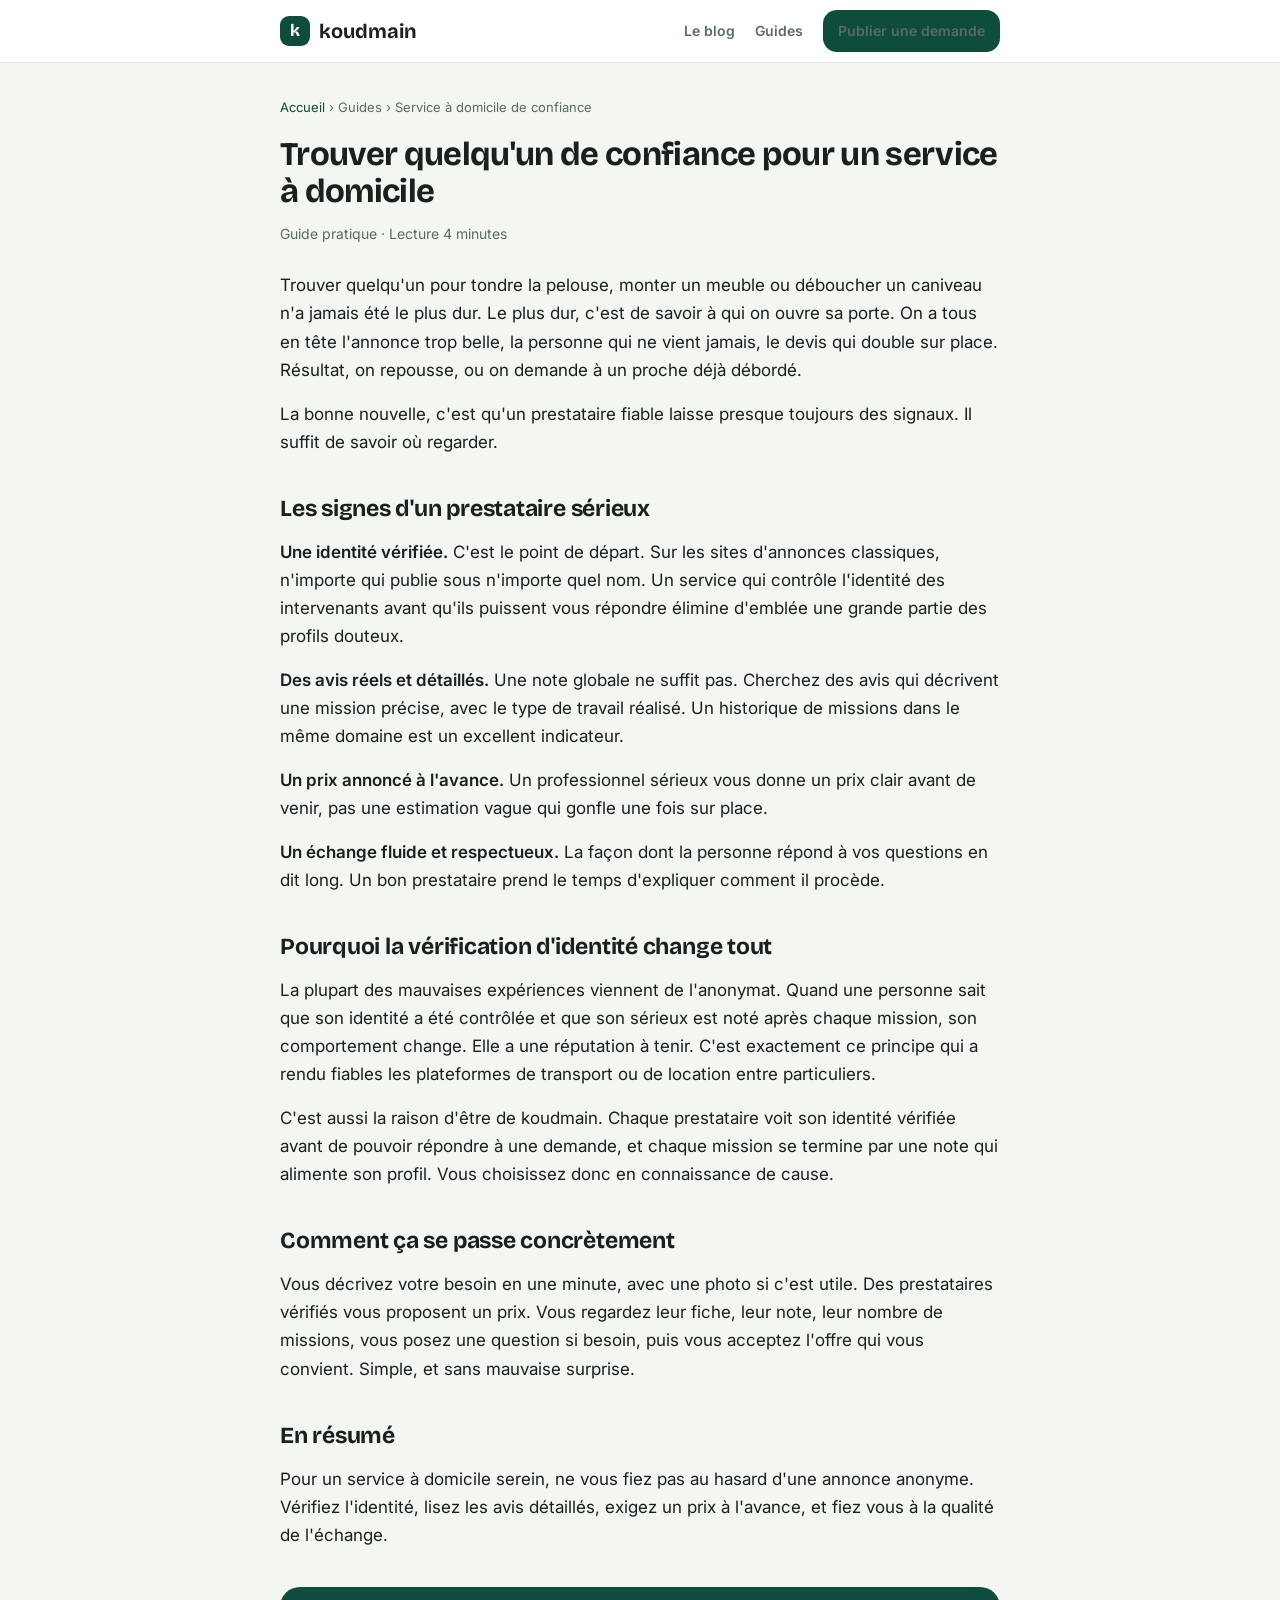
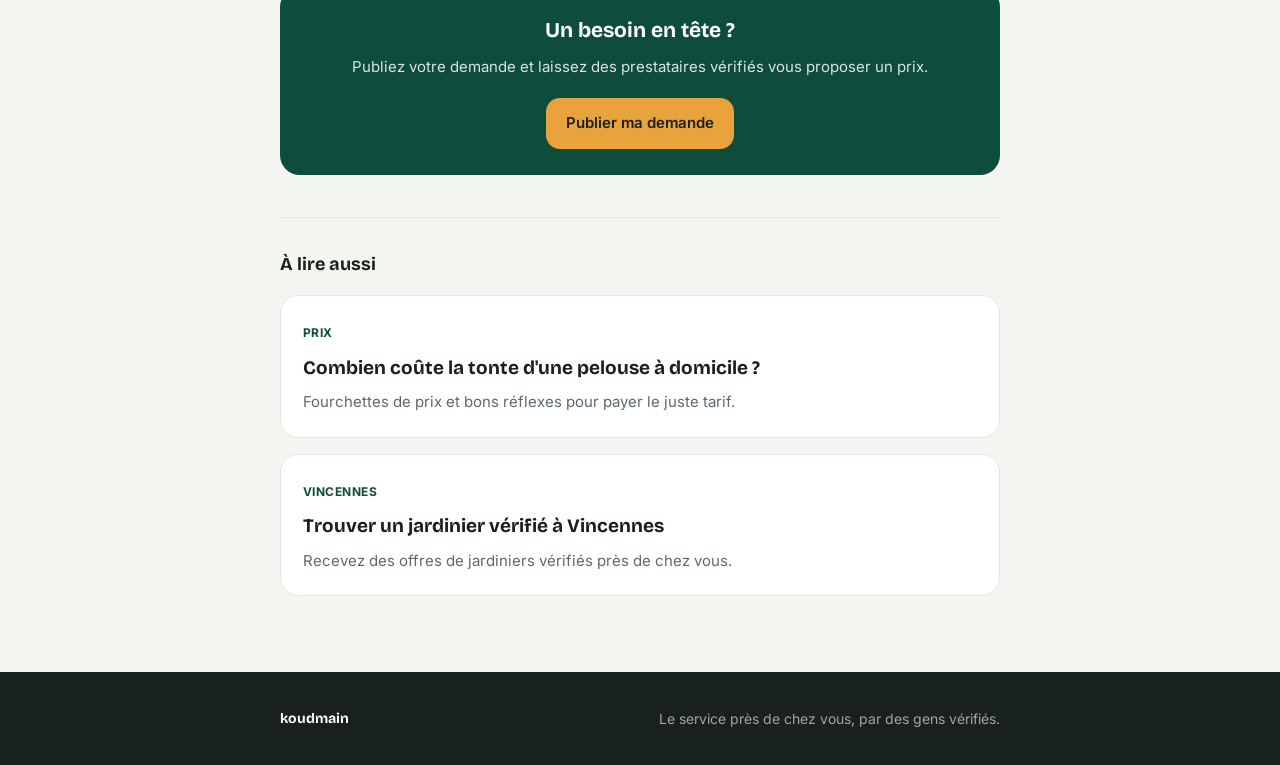
<file: guides/service-a-domicile-de-confiance.html>
<!DOCTYPE html>
<html lang="fr">
<head>
<meta charset="utf-8">
<meta name="viewport" content="width=device-width, initial-scale=1">
<title>Service à domicile : trouver quelqu'un de confiance</title>
<meta name="description" content="Peur de mal tomber pour un petit travail chez vous ? Voici comment reconnaître un prestataire fiable et éviter les mauvaises surprises.">
<link rel="canonical" href="https://koudmain.app/guides/service-a-domicile-de-confiance.html">
<meta property="og:type" content="article">
<meta property="og:title" content="Service à domicile : trouver quelqu'un de confiance">
<meta property="og:description" content="Comment reconnaître un prestataire fiable et éviter les mauvaises surprises.">
<meta property="og:url" content="https://koudmain.app/guides/service-a-domicile-de-confiance.html">
<meta name="twitter:card" content="summary_large_image">
<link rel="preconnect" href="https://fonts.googleapis.com">
<link rel="preconnect" href="https://fonts.gstatic.com" crossorigin>
<link href="https://fonts.googleapis.com/css2?family=Bricolage+Grotesque:opsz,wght@12..96,600;12..96,700&family=Inter:wght@400;500;600;700&display=swap" rel="stylesheet">
<link rel="stylesheet" href="../assets/style.css">
<script type="application/ld+json">
{"@context":"https://schema.org","@type":"Article","headline":"Trouver quelqu'un de confiance pour un service à domicile","description":"Comment reconnaître un prestataire fiable et éviter les mauvaises surprises.","author":{"@type":"Organization","name":"koudmain"},"publisher":{"@type":"Organization","name":"koudmain"},"inLanguage":"fr","mainEntityOfPage":"https://koudmain.app/guides/service-a-domicile-de-confiance.html"}
</script>
</head>
<body>
<header class="site">
  <div class="wrap">
    <a class="logo" href="../index.html"><span class="mark">k</span><span class="name">koudmain</span></a>
    <nav class="nav">
      <a href="../index.html">Le blog</a>
      <a href="service-a-domicile-de-confiance.html">Guides</a>
      <a class="btn" href="/demande.html">Publier une demande</a>
    </nav>
  </div>
</header>

<main>
  <div class="wrap">
    <div class="crumb"><a href="../index.html">Accueil</a> › Guides › Service à domicile de confiance</div>
    <article>
      <h1 class="disp">Trouver quelqu'un de confiance pour un service à domicile</h1>
      <p class="meta">Guide pratique · Lecture 4 minutes</p>

      <p>Trouver quelqu'un pour tondre la pelouse, monter un meuble ou déboucher un caniveau n'a jamais été le plus dur. Le plus dur, c'est de savoir à qui on ouvre sa porte. On a tous en tête l'annonce trop belle, la personne qui ne vient jamais, le devis qui double sur place. Résultat, on repousse, ou on demande à un proche déjà débordé.</p>
      <p>La bonne nouvelle, c'est qu'un prestataire fiable laisse presque toujours des signaux. Il suffit de savoir où regarder.</p>

      <h2>Les signes d'un prestataire sérieux</h2>
      <p><strong>Une identité vérifiée.</strong> C'est le point de départ. Sur les sites d'annonces classiques, n'importe qui publie sous n'importe quel nom. Un service qui contrôle l'identité des intervenants avant qu'ils puissent vous répondre élimine d'emblée une grande partie des profils douteux.</p>
      <p><strong>Des avis réels et détaillés.</strong> Une note globale ne suffit pas. Cherchez des avis qui décrivent une mission précise, avec le type de travail réalisé. Un historique de missions dans le même domaine est un excellent indicateur.</p>
      <p><strong>Un prix annoncé à l'avance.</strong> Un professionnel sérieux vous donne un prix clair avant de venir, pas une estimation vague qui gonfle une fois sur place.</p>
      <p><strong>Un échange fluide et respectueux.</strong> La façon dont la personne répond à vos questions en dit long. Un bon prestataire prend le temps d'expliquer comment il procède.</p>

      <h2>Pourquoi la vérification d'identité change tout</h2>
      <p>La plupart des mauvaises expériences viennent de l'anonymat. Quand une personne sait que son identité a été contrôlée et que son sérieux est noté après chaque mission, son comportement change. Elle a une réputation à tenir. C'est exactement ce principe qui a rendu fiables les plateformes de transport ou de location entre particuliers.</p>
      <p>C'est aussi la raison d'être de koudmain. Chaque prestataire voit son identité vérifiée avant de pouvoir répondre à une demande, et chaque mission se termine par une note qui alimente son profil. Vous choisissez donc en connaissance de cause.</p>

      <h2>Comment ça se passe concrètement</h2>
      <p>Vous décrivez votre besoin en une minute, avec une photo si c'est utile. Des prestataires vérifiés vous proposent un prix. Vous regardez leur fiche, leur note, leur nombre de missions, vous posez une question si besoin, puis vous acceptez l'offre qui vous convient. Simple, et sans mauvaise surprise.</p>

      <h2>En résumé</h2>
      <p>Pour un service à domicile serein, ne vous fiez pas au hasard d'une annonce anonyme. Vérifiez l'identité, lisez les avis détaillés, exigez un prix à l'avance, et fiez vous à la qualité de l'échange.</p>

      <div class="cta">
        <h3>Un besoin en tête ?</h3>
        <p>Publiez votre demande et laissez des prestataires vérifiés vous proposer un prix.</p>
        <a class="btn honey" href="/demande.html">Publier ma demande</a>
      </div>

      <div class="related">
        <div class="section-title">À lire aussi</div>
        <a class="card" href="prix-tonte-pelouse.html"><span class="tag">Prix</span><h3>Combien coûte la tonte d'une pelouse à domicile ?</h3><p>Fourchettes de prix et bons réflexes pour payer le juste tarif.</p></a>
        <a class="card" href="../services/vincennes/jardinier.html"><span class="tag">Vincennes</span><h3>Trouver un jardinier vérifié à Vincennes</h3><p>Recevez des offres de jardiniers vérifiés près de chez vous.</p></a>
      </div>
    </article>
  </div>
</main>

<footer class="site">
  <div class="wrap">
    <div><span class="name" style="font-family:'Bricolage Grotesque',sans-serif;font-weight:700">koudmain</span></div>
    <div class="muted">Le service près de chez vous, par des gens vérifiés.</div>
  </div>
</footer>
</body>
</html>
</file>
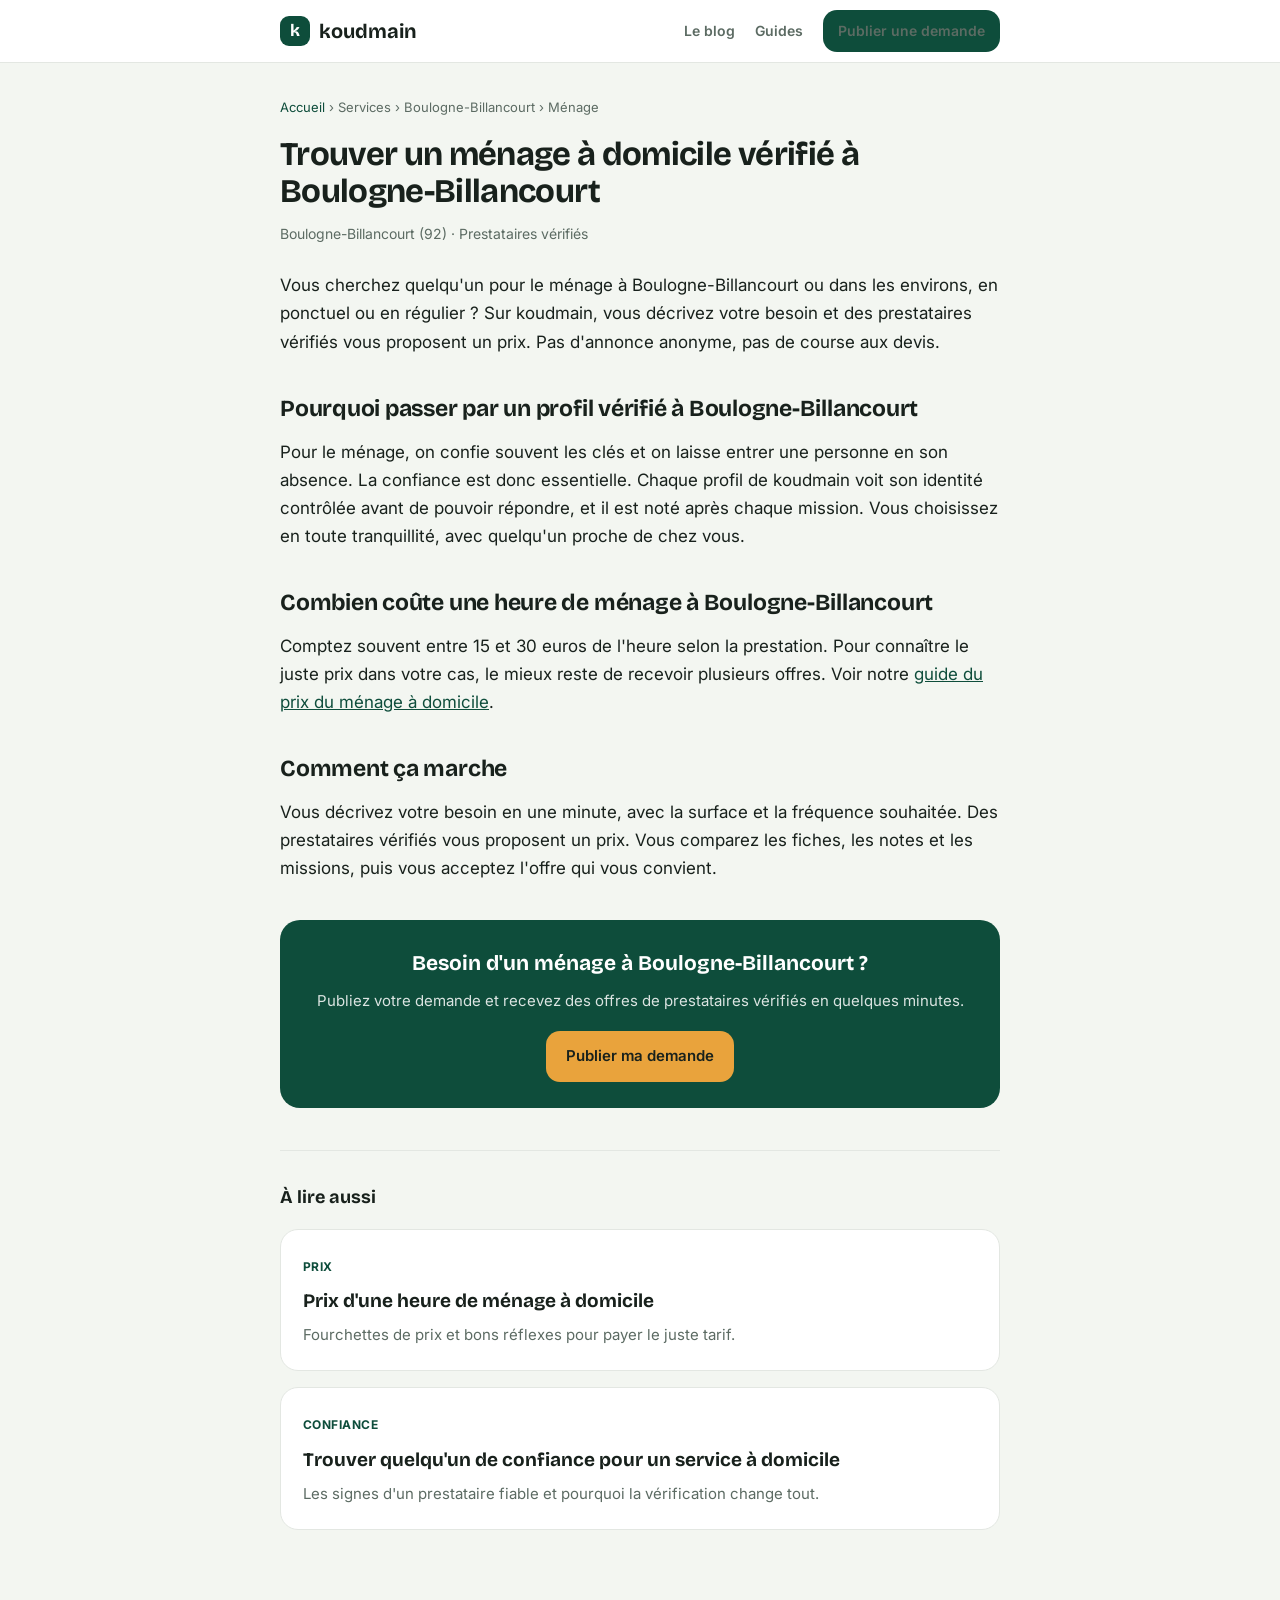
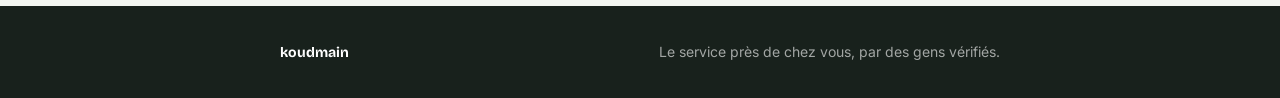
<file: services/boulogne-billancourt/menage.html>
<!DOCTYPE html>
<html lang="fr">
<head>
<meta charset="utf-8">
<meta name="viewport" content="width=device-width, initial-scale=1">
<title>Ménage à domicile vérifié à Boulogne-Billancourt</title>
<meta name="description" content="Besoin d'un ménage à domicile à Boulogne-Billancourt ? Publiez votre demande, recevez des offres de prestataires vérifiés et notés, et choisissez en confiance.">
<link rel="canonical" href="https://koudmain.app/services/boulogne-billancourt/menage.html">
<meta property="og:type" content="article">
<meta property="og:title" content="Ménage à domicile vérifié à Boulogne-Billancourt">
<meta property="og:description" content="Publiez votre demande et recevez des offres de prestataires vérifiés à Boulogne-Billancourt.">
<meta property="og:url" content="https://koudmain.app/services/boulogne-billancourt/menage.html">
<meta name="twitter:card" content="summary_large_image">
<link rel="preconnect" href="https://fonts.googleapis.com">
<link rel="preconnect" href="https://fonts.gstatic.com" crossorigin>
<link href="https://fonts.googleapis.com/css2?family=Bricolage+Grotesque:opsz,wght@12..96,600;12..96,700&family=Inter:wght@400;500;600;700&display=swap" rel="stylesheet">
<link rel="stylesheet" href="../../assets/style.css">
<script type="application/ld+json">
{"@context":"https://schema.org","@type":"Service","serviceType":"Ménage à domicile","areaServed":{"@type":"City","name":"Boulogne-Billancourt"},"provider":{"@type":"Organization","name":"koudmain"},"description":"Trouver une aide ménagère vérifiée à Boulogne-Billancourt via koudmain."}
</script>
</head>
<body>
<header class="site">
  <div class="wrap">
    <a class="logo" href="../../index.html"><span class="mark">k</span><span class="name">koudmain</span></a>
    <nav class="nav">
      <a href="../../index.html">Le blog</a>
      <a href="../../guides/service-a-domicile-de-confiance.html">Guides</a>
      <a class="btn" href="/demande.html">Publier une demande</a>
    </nav>
  </div>
</header>

<main>
  <div class="wrap">
    <div class="crumb"><a href="../../index.html">Accueil</a> › Services › Boulogne-Billancourt › Ménage</div>
    <article>
      <h1 class="disp">Trouver un ménage à domicile vérifié à Boulogne-Billancourt</h1>
      <p class="meta">Boulogne-Billancourt (92) · Prestataires vérifiés</p>

      <p>Vous cherchez quelqu'un pour le ménage à Boulogne-Billancourt ou dans les environs, en ponctuel ou en régulier ? Sur koudmain, vous décrivez votre besoin et des prestataires vérifiés vous proposent un prix. Pas d'annonce anonyme, pas de course aux devis.</p>

      <h2>Pourquoi passer par un profil vérifié à Boulogne-Billancourt</h2>
      <p>Pour le ménage, on confie souvent les clés et on laisse entrer une personne en son absence. La confiance est donc essentielle. Chaque profil de koudmain voit son identité contrôlée avant de pouvoir répondre, et il est noté après chaque mission. Vous choisissez en toute tranquillité, avec quelqu'un proche de chez vous.</p>

      <h2>Combien coûte une heure de ménage à Boulogne-Billancourt</h2>
      <p>Comptez souvent entre 15 et 30 euros de l'heure selon la prestation. Pour connaître le juste prix dans votre cas, le mieux reste de recevoir plusieurs offres. Voir notre <a href="../../guides/prix-menage-domicile.html">guide du prix du ménage à domicile</a>.</p>

      <h2>Comment ça marche</h2>
      <p>Vous décrivez votre besoin en une minute, avec la surface et la fréquence souhaitée. Des prestataires vérifiés vous proposent un prix. Vous comparez les fiches, les notes et les missions, puis vous acceptez l'offre qui vous convient.</p>

      <div class="cta">
        <h3>Besoin d'un ménage à Boulogne-Billancourt ?</h3>
        <p>Publiez votre demande et recevez des offres de prestataires vérifiés en quelques minutes.</p>
        <a class="btn honey" href="/demande.html">Publier ma demande</a>
      </div>

      <div class="related">
        <div class="section-title">À lire aussi</div>
        <a class="card" href="../../guides/prix-menage-domicile.html"><span class="tag">Prix</span><h3>Prix d'une heure de ménage à domicile</h3><p>Fourchettes de prix et bons réflexes pour payer le juste tarif.</p></a>
        <a class="card" href="../../guides/service-a-domicile-de-confiance.html"><span class="tag">Confiance</span><h3>Trouver quelqu'un de confiance pour un service à domicile</h3><p>Les signes d'un prestataire fiable et pourquoi la vérification change tout.</p></a>
      </div>
    </article>
  </div>
</main>

<footer class="site">
  <div class="wrap">
    <div><span class="name" style="font-family:'Bricolage Grotesque',sans-serif;font-weight:700">koudmain</span></div>
    <div class="muted">Le service près de chez vous, par des gens vérifiés.</div>
  </div>
</footer>
</body>
</html>
</file>
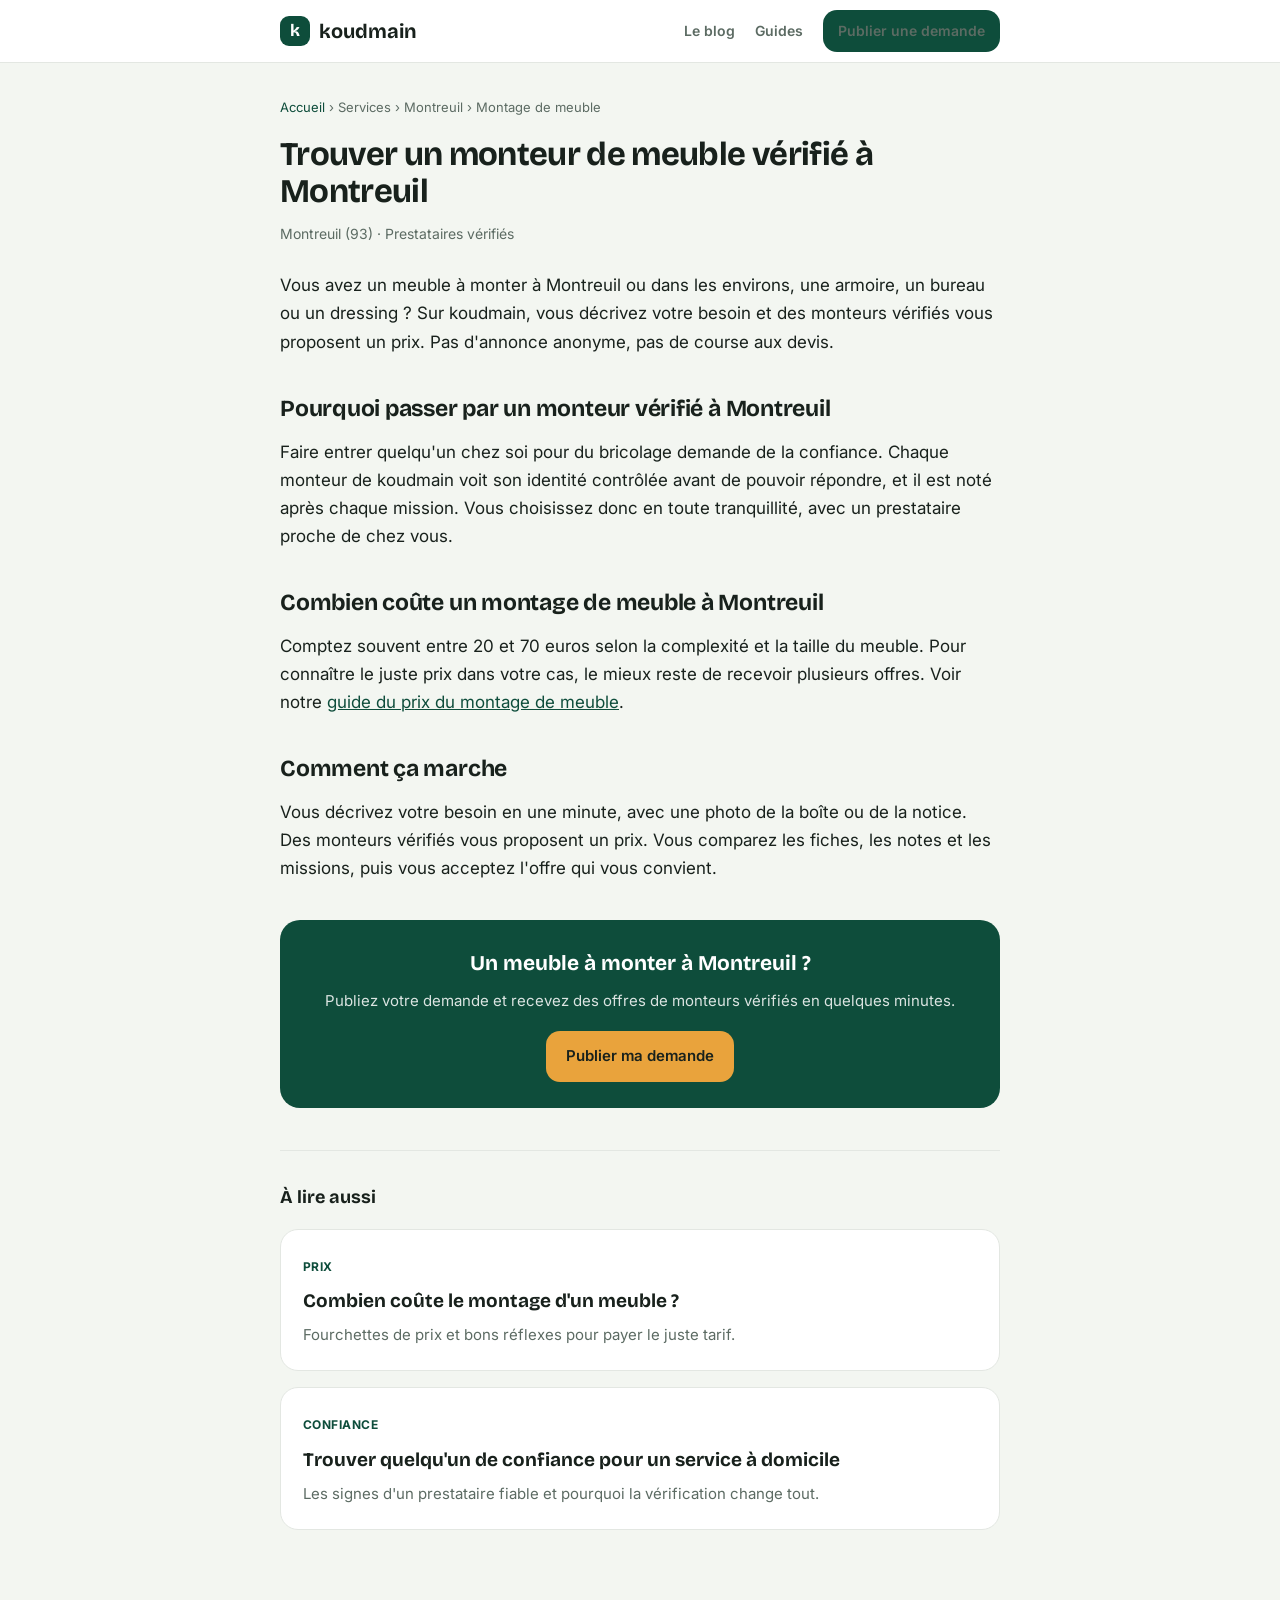
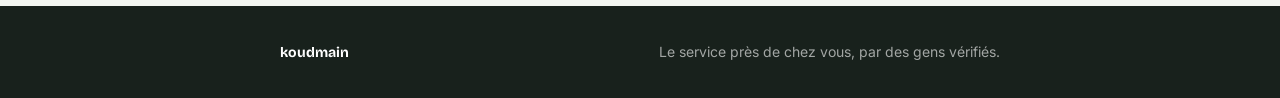
<file: services/montreuil/montage-meuble.html>
<!DOCTYPE html>
<html lang="fr">
<head>
<meta charset="utf-8">
<meta name="viewport" content="width=device-width, initial-scale=1">
<title>Monteur de meuble vérifié à Montreuil : le bon prix</title>
<meta name="description" content="Besoin de monter un meuble à Montreuil ? Publiez votre demande, recevez des offres de prestataires vérifiés et notés, et choisissez en confiance.">
<link rel="canonical" href="https://koudmain.app/services/montreuil/montage-meuble.html">
<meta property="og:type" content="article">
<meta property="og:title" content="Monteur de meuble vérifié à Montreuil">
<meta property="og:description" content="Publiez votre demande et recevez des offres de monteurs vérifiés à Montreuil.">
<meta property="og:url" content="https://koudmain.app/services/montreuil/montage-meuble.html">
<meta name="twitter:card" content="summary_large_image">
<link rel="preconnect" href="https://fonts.googleapis.com">
<link rel="preconnect" href="https://fonts.gstatic.com" crossorigin>
<link href="https://fonts.googleapis.com/css2?family=Bricolage+Grotesque:opsz,wght@12..96,600;12..96,700&family=Inter:wght@400;500;600;700&display=swap" rel="stylesheet">
<link rel="stylesheet" href="../../assets/style.css">
<script type="application/ld+json">
{"@context":"https://schema.org","@type":"Service","serviceType":"Montage de meuble","areaServed":{"@type":"City","name":"Montreuil"},"provider":{"@type":"Organization","name":"koudmain"},"description":"Trouver un monteur de meuble vérifié à Montreuil via koudmain."}
</script>
</head>
<body>
<header class="site">
  <div class="wrap">
    <a class="logo" href="../../index.html"><span class="mark">k</span><span class="name">koudmain</span></a>
    <nav class="nav">
      <a href="../../index.html">Le blog</a>
      <a href="../../guides/service-a-domicile-de-confiance.html">Guides</a>
      <a class="btn" href="/demande.html">Publier une demande</a>
    </nav>
  </div>
</header>

<main>
  <div class="wrap">
    <div class="crumb"><a href="../../index.html">Accueil</a> › Services › Montreuil › Montage de meuble</div>
    <article>
      <h1 class="disp">Trouver un monteur de meuble vérifié à Montreuil</h1>
      <p class="meta">Montreuil (93) · Prestataires vérifiés</p>

      <p>Vous avez un meuble à monter à Montreuil ou dans les environs, une armoire, un bureau ou un dressing ? Sur koudmain, vous décrivez votre besoin et des monteurs vérifiés vous proposent un prix. Pas d'annonce anonyme, pas de course aux devis.</p>

      <h2>Pourquoi passer par un monteur vérifié à Montreuil</h2>
      <p>Faire entrer quelqu'un chez soi pour du bricolage demande de la confiance. Chaque monteur de koudmain voit son identité contrôlée avant de pouvoir répondre, et il est noté après chaque mission. Vous choisissez donc en toute tranquillité, avec un prestataire proche de chez vous.</p>

      <h2>Combien coûte un montage de meuble à Montreuil</h2>
      <p>Comptez souvent entre 20 et 70 euros selon la complexité et la taille du meuble. Pour connaître le juste prix dans votre cas, le mieux reste de recevoir plusieurs offres. Voir notre <a href="../../guides/prix-montage-meuble.html">guide du prix du montage de meuble</a>.</p>

      <h2>Comment ça marche</h2>
      <p>Vous décrivez votre besoin en une minute, avec une photo de la boîte ou de la notice. Des monteurs vérifiés vous proposent un prix. Vous comparez les fiches, les notes et les missions, puis vous acceptez l'offre qui vous convient.</p>

      <div class="cta">
        <h3>Un meuble à monter à Montreuil ?</h3>
        <p>Publiez votre demande et recevez des offres de monteurs vérifiés en quelques minutes.</p>
        <a class="btn honey" href="/demande.html">Publier ma demande</a>
      </div>

      <div class="related">
        <div class="section-title">À lire aussi</div>
        <a class="card" href="../../guides/prix-montage-meuble.html"><span class="tag">Prix</span><h3>Combien coûte le montage d'un meuble ?</h3><p>Fourchettes de prix et bons réflexes pour payer le juste tarif.</p></a>
        <a class="card" href="../../guides/service-a-domicile-de-confiance.html"><span class="tag">Confiance</span><h3>Trouver quelqu'un de confiance pour un service à domicile</h3><p>Les signes d'un prestataire fiable et pourquoi la vérification change tout.</p></a>
      </div>
    </article>
  </div>
</main>

<footer class="site">
  <div class="wrap">
    <div><span class="name" style="font-family:'Bricolage Grotesque',sans-serif;font-weight:700">koudmain</span></div>
    <div class="muted">Le service près de chez vous, par des gens vérifiés.</div>
  </div>
</footer>
</body>
</html>
</file>
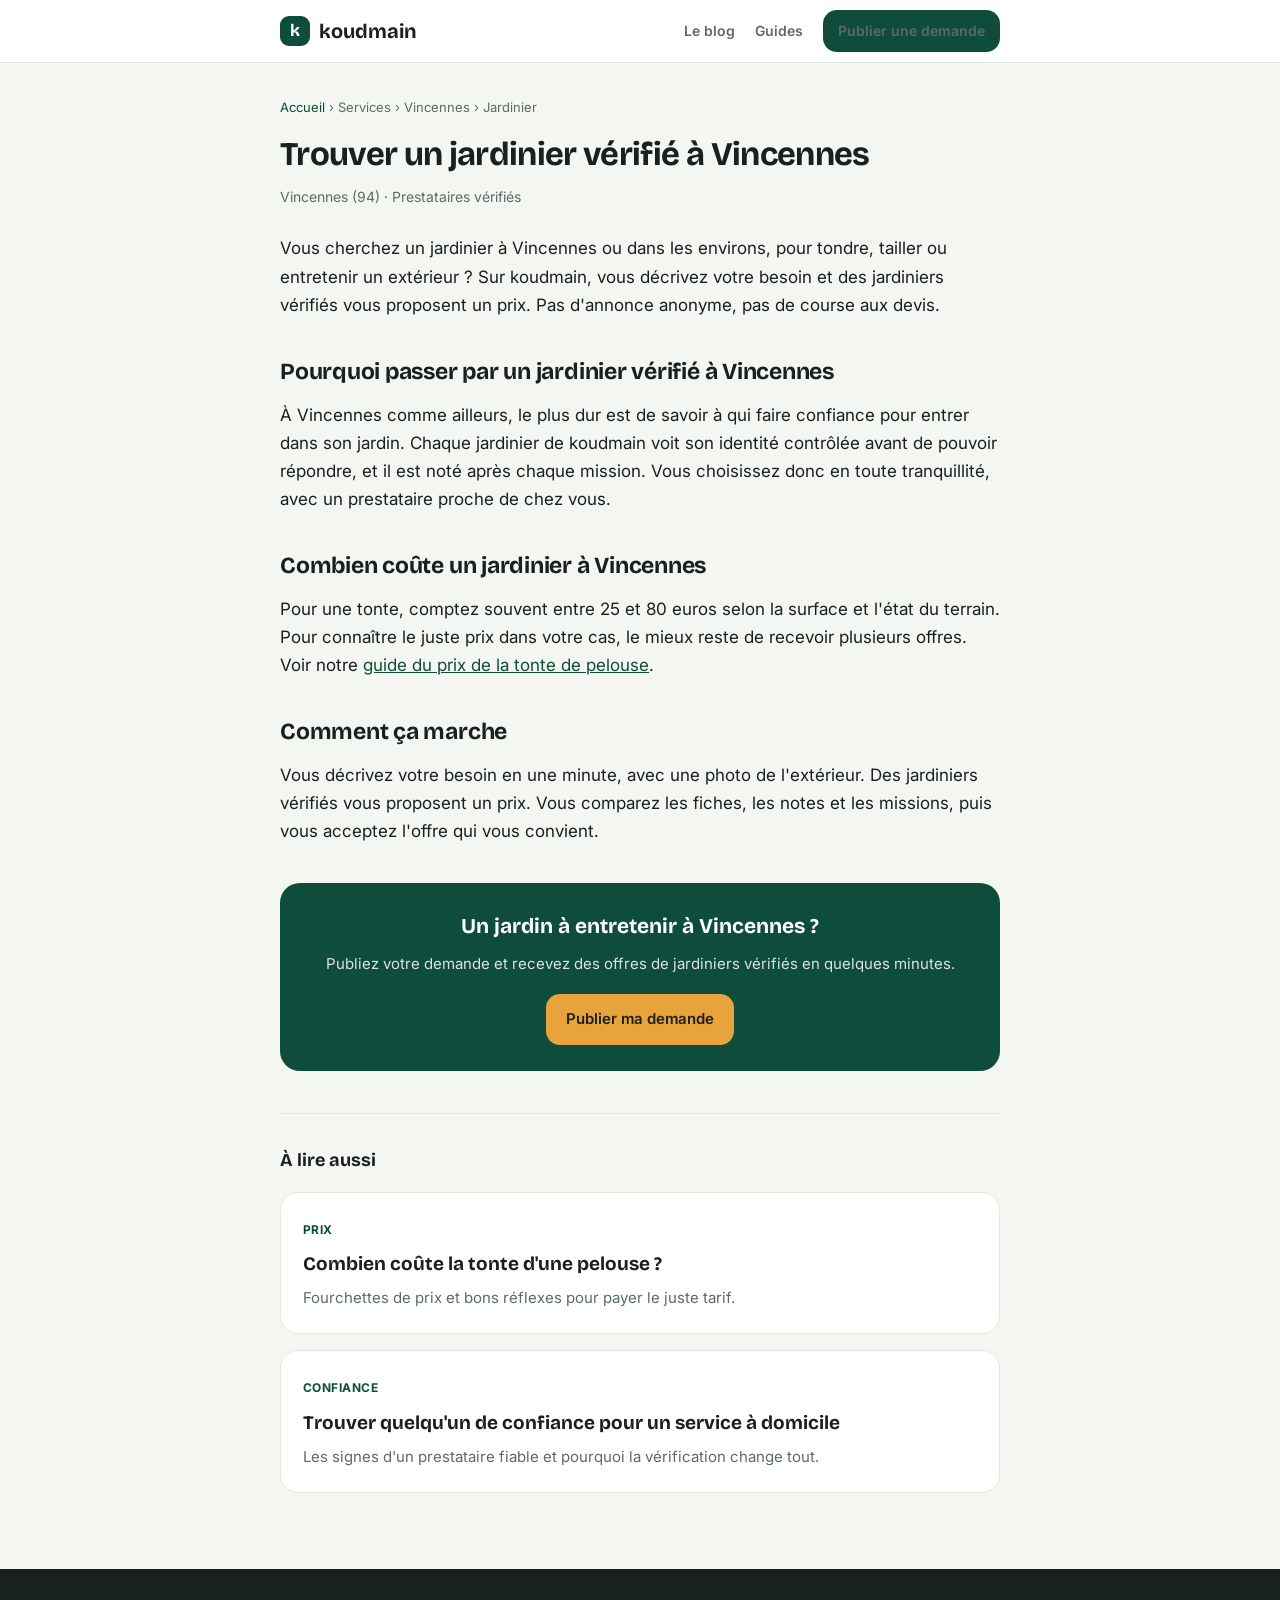
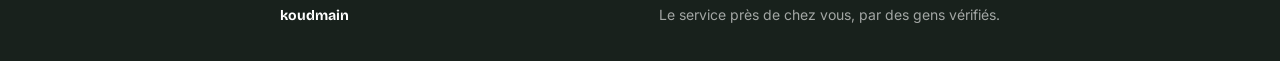
<file: services/vincennes/jardinier.html>
<!DOCTYPE html>
<html lang="fr">
<head>
<meta charset="utf-8">
<meta name="viewport" content="width=device-width, initial-scale=1">
<title>Jardinier vérifié à Vincennes : trouvez le bon prix</title>
<meta name="description" content="Besoin d'un jardinier à Vincennes ? Publiez votre demande, recevez des offres de prestataires vérifiés et notés, et choisissez en confiance.">
<link rel="canonical" href="https://koudmain.app/services/vincennes/jardinier.html">
<meta property="og:type" content="article">
<meta property="og:title" content="Jardinier vérifié à Vincennes : trouvez le bon prix">
<meta property="og:description" content="Publiez votre demande et recevez des offres de jardiniers vérifiés à Vincennes.">
<meta property="og:url" content="https://koudmain.app/services/vincennes/jardinier.html">
<meta name="twitter:card" content="summary_large_image">
<link rel="preconnect" href="https://fonts.googleapis.com">
<link rel="preconnect" href="https://fonts.gstatic.com" crossorigin>
<link href="https://fonts.googleapis.com/css2?family=Bricolage+Grotesque:opsz,wght@12..96,600;12..96,700&family=Inter:wght@400;500;600;700&display=swap" rel="stylesheet">
<link rel="stylesheet" href="../../assets/style.css">
<script type="application/ld+json">
{"@context":"https://schema.org","@type":"Service","serviceType":"Jardinier","areaServed":{"@type":"City","name":"Vincennes"},"provider":{"@type":"Organization","name":"koudmain"},"description":"Trouver un jardinier vérifié à Vincennes via koudmain."}
</script>
</head>
<body>
<header class="site">
  <div class="wrap">
    <a class="logo" href="../../index.html"><span class="mark">k</span><span class="name">koudmain</span></a>
    <nav class="nav">
      <a href="../../index.html">Le blog</a>
      <a href="../../guides/service-a-domicile-de-confiance.html">Guides</a>
      <a class="btn" href="/demande.html">Publier une demande</a>
    </nav>
  </div>
</header>

<main>
  <div class="wrap">
    <div class="crumb"><a href="../../index.html">Accueil</a> › Services › Vincennes › Jardinier</div>
    <article>
      <h1 class="disp">Trouver un jardinier vérifié à Vincennes</h1>
      <p class="meta">Vincennes (94) · Prestataires vérifiés</p>

      <p>Vous cherchez un jardinier à Vincennes ou dans les environs, pour tondre, tailler ou entretenir un extérieur ? Sur koudmain, vous décrivez votre besoin et des jardiniers vérifiés vous proposent un prix. Pas d'annonce anonyme, pas de course aux devis.</p>

      <h2>Pourquoi passer par un jardinier vérifié à Vincennes</h2>
      <p>À Vincennes comme ailleurs, le plus dur est de savoir à qui faire confiance pour entrer dans son jardin. Chaque jardinier de koudmain voit son identité contrôlée avant de pouvoir répondre, et il est noté après chaque mission. Vous choisissez donc en toute tranquillité, avec un prestataire proche de chez vous.</p>

      <h2>Combien coûte un jardinier à Vincennes</h2>
      <p>Pour une tonte, comptez souvent entre 25 et 80 euros selon la surface et l'état du terrain. Pour connaître le juste prix dans votre cas, le mieux reste de recevoir plusieurs offres. Voir notre <a href="../../guides/prix-tonte-pelouse.html">guide du prix de la tonte de pelouse</a>.</p>

      <h2>Comment ça marche</h2>
      <p>Vous décrivez votre besoin en une minute, avec une photo de l'extérieur. Des jardiniers vérifiés vous proposent un prix. Vous comparez les fiches, les notes et les missions, puis vous acceptez l'offre qui vous convient.</p>

      <div class="cta">
        <h3>Un jardin à entretenir à Vincennes ?</h3>
        <p>Publiez votre demande et recevez des offres de jardiniers vérifiés en quelques minutes.</p>
        <a class="btn honey" href="/demande.html">Publier ma demande</a>
      </div>

      <div class="related">
        <div class="section-title">À lire aussi</div>
        <a class="card" href="../../guides/prix-tonte-pelouse.html"><span class="tag">Prix</span><h3>Combien coûte la tonte d'une pelouse ?</h3><p>Fourchettes de prix et bons réflexes pour payer le juste tarif.</p></a>
        <a class="card" href="../../guides/service-a-domicile-de-confiance.html"><span class="tag">Confiance</span><h3>Trouver quelqu'un de confiance pour un service à domicile</h3><p>Les signes d'un prestataire fiable et pourquoi la vérification change tout.</p></a>
      </div>
    </article>
  </div>
</main>

<footer class="site">
  <div class="wrap">
    <div><span class="name" style="font-family:'Bricolage Grotesque',sans-serif;font-weight:700">koudmain</span></div>
    <div class="muted">Le service près de chez vous, par des gens vérifiés.</div>
  </div>
</footer>
</body>
</html>
</file>
<file: assets/style.css>
:root{--ink:#18211C;--pine:#0E4D3B;--honey:#E9A33C;--paper:#F3F6F1;--surface:#fff;--line:#E3E7E2;--muted:#5C6B63}
*{box-sizing:border-box}
html{scroll-behavior:smooth}
body{margin:0;font-family:'Inter',system-ui,-apple-system,sans-serif;color:var(--ink);background:var(--paper);line-height:1.65;-webkit-font-smoothing:antialiased}
.wrap{max-width:760px;margin:0 auto;padding:0 20px}
.disp{font-family:'Bricolage Grotesque','Inter',sans-serif;font-weight:700;letter-spacing:-0.02em}
a{color:var(--pine)}
img{max-width:100%}

header.site{background:var(--surface);border-bottom:1px solid var(--line);position:sticky;top:0;z-index:10}
header.site .wrap{display:flex;align-items:center;gap:10px;height:62px}
.logo{display:flex;align-items:center;gap:9px;text-decoration:none;color:var(--ink)}
.logo .mark{width:30px;height:30px;border-radius:9px;background:var(--pine);display:flex;align-items:center;justify-content:center;color:#fff;font-family:'Bricolage Grotesque',sans-serif;font-weight:700;font-size:17px}
.logo .name{font-family:'Bricolage Grotesque',sans-serif;font-weight:700;font-size:20px}
.nav{margin-left:auto;display:flex;gap:20px;align-items:center}
.nav a{color:var(--muted);text-decoration:none;font-size:14px;font-weight:600}
.nav a:hover{color:var(--pine)}
.nav .btn{padding:9px 15px;font-size:14px}

.btn{display:inline-flex;align-items:center;gap:8px;background:var(--pine);color:#fff;text-decoration:none;font-weight:600;padding:13px 20px;border-radius:14px;font-size:15px;border:none;cursor:pointer}
.btn.honey{background:var(--honey);color:var(--ink)}
.btn:hover{filter:brightness(1.05)}

.hero{background:var(--surface);border-bottom:1px solid var(--line);padding:48px 0 40px}
.pill{display:inline-flex;gap:6px;align-items:center;background:var(--pine);color:#fff;border-radius:999px;padding:6px 13px;font-size:12px;font-weight:600;margin-bottom:16px}
.hero h1{font-size:38px;line-height:1.08;margin:0 0 14px}
.hero p{font-size:17px;color:var(--muted);max-width:560px;margin:0}

main{padding:34px 0 40px}
.crumb{font-size:13px;color:var(--muted);margin-bottom:18px}
.crumb a{text-decoration:none}
h1.disp{font-size:33px;line-height:1.12;margin:0 0 12px}
.meta{color:var(--muted);font-size:14px;margin:0 0 26px}
article h2{font-family:'Bricolage Grotesque',sans-serif;font-weight:700;font-size:23px;margin:34px 0 10px;letter-spacing:-0.01em}
article h3{font-family:'Bricolage Grotesque',sans-serif;font-weight:700;font-size:18px;margin:24px 0 8px}
article p{font-size:17px;margin:0 0 16px}
article ul{font-size:17px;padding-left:22px;margin:0 0 16px}
article li{margin-bottom:9px}
article strong{font-weight:600}

.cta{background:var(--pine);color:#fff;border-radius:20px;padding:26px;margin:38px 0;text-align:center}
.cta h3{font-family:'Bricolage Grotesque',sans-serif;font-weight:700;font-size:21px;margin:0 0 8px}
.cta p{opacity:.85;margin:0 0 18px;font-size:15px}

.grid{margin-top:6px}
.card{display:block;background:var(--surface);border:1px solid var(--line);border-radius:18px;padding:22px;text-decoration:none;color:inherit;margin-bottom:16px;transition:transform .1s ease,box-shadow .15s ease}
.card:hover{transform:translateY(-2px);box-shadow:0 8px 24px rgba(0,0,0,.06)}
.card .tag{color:var(--pine);font-weight:700;font-size:12px;text-transform:uppercase;letter-spacing:.04em}
.card h3{font-family:'Bricolage Grotesque',sans-serif;font-weight:700;font-size:19px;margin:7px 0}
.card p{color:var(--muted);font-size:15px;margin:0}
.section-title{font-family:'Bricolage Grotesque',sans-serif;font-weight:700;font-size:22px;margin:8px 0 16px}

.related{border-top:1px solid var(--line);margin-top:42px;padding-top:24px}
.related .section-title{font-size:18px}

.trust{background:var(--pine);color:#fff;border-radius:16px;padding:18px 20px;display:flex;gap:12px;align-items:center;margin:6px 0 4px}
.trust .t{font-weight:600;font-size:15px}
.trust .s{opacity:.85;font-size:13px}

footer.site{background:var(--ink);color:#fff;padding:34px 0;margin-top:20px}
footer.site a{color:var(--honey);text-decoration:none}
footer .wrap{display:flex;flex-wrap:wrap;gap:14px;align-items:center;justify-content:space-between;font-size:14px}
footer .muted{color:rgba(255,255,255,.6)}

@media(max-width:560px){.hero h1{font-size:30px}h1.disp{font-size:27px}.nav a:not(.btn){display:none}}
</file>
